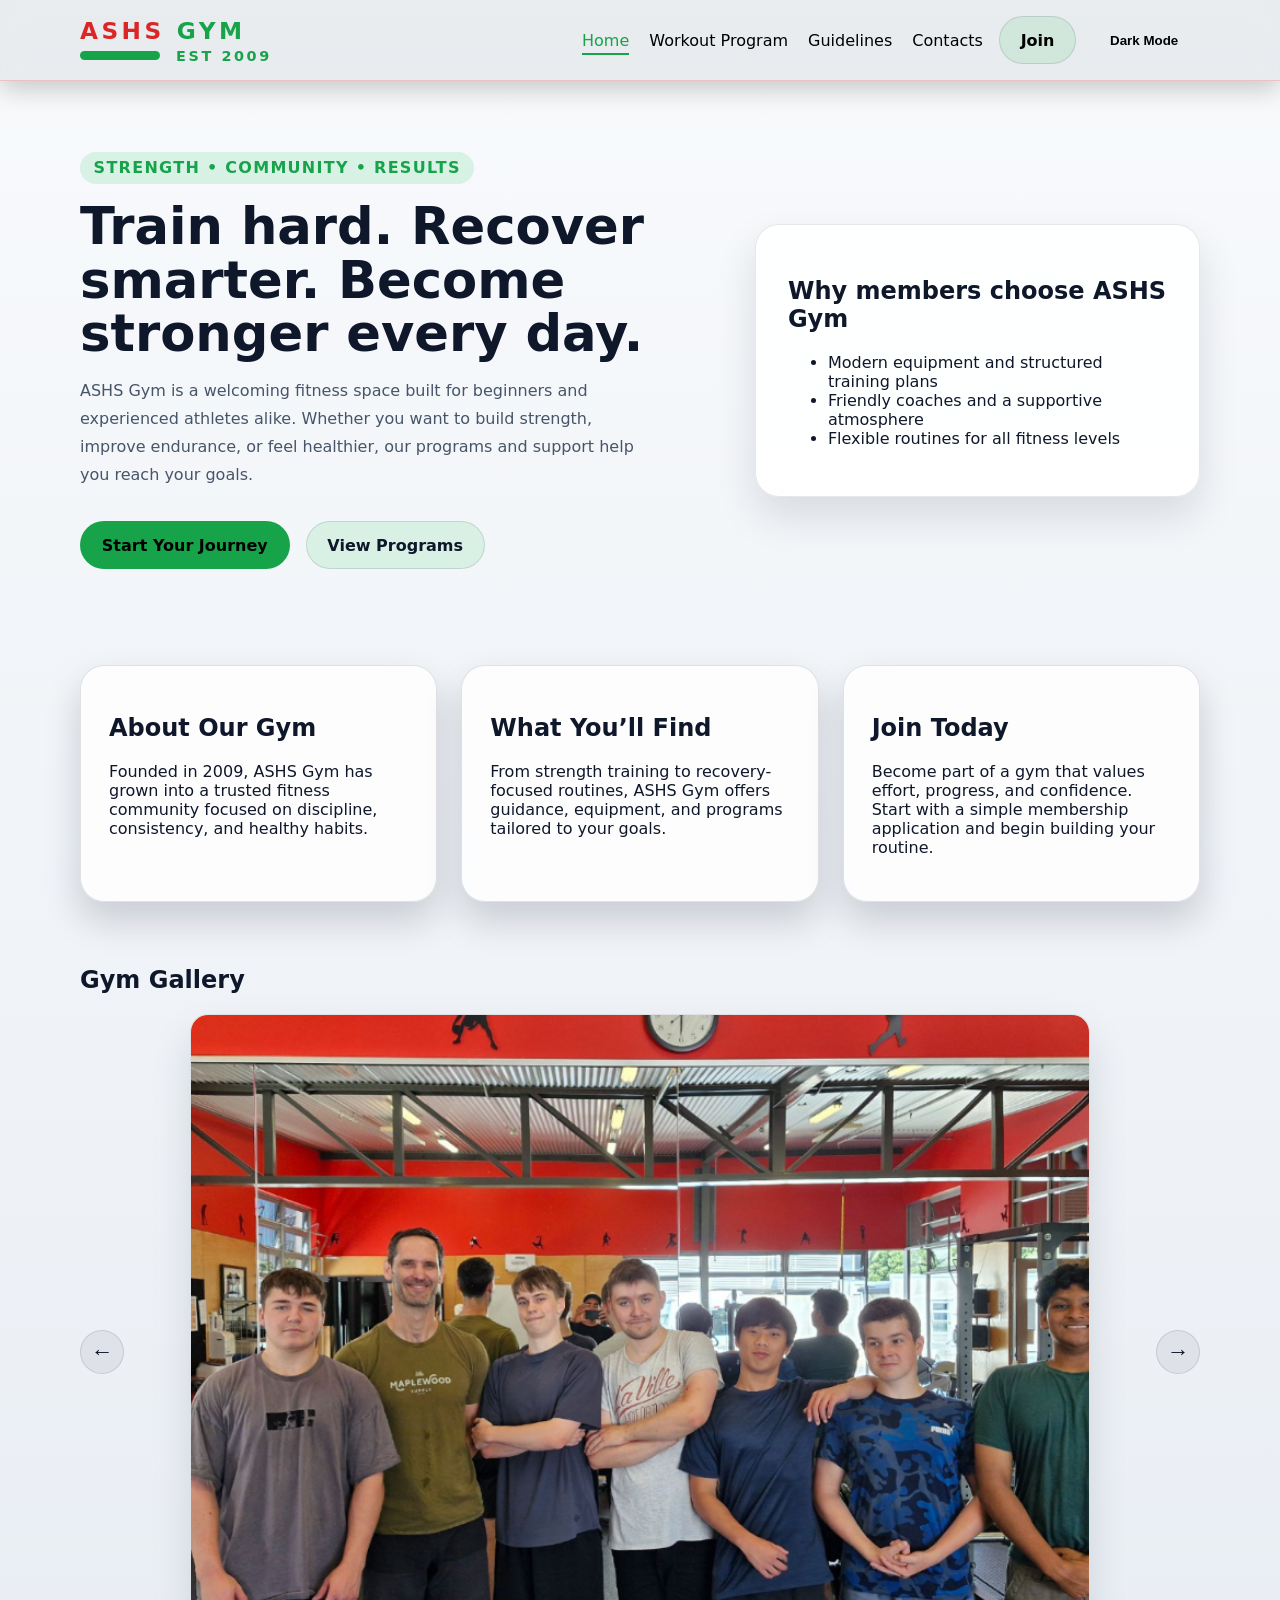
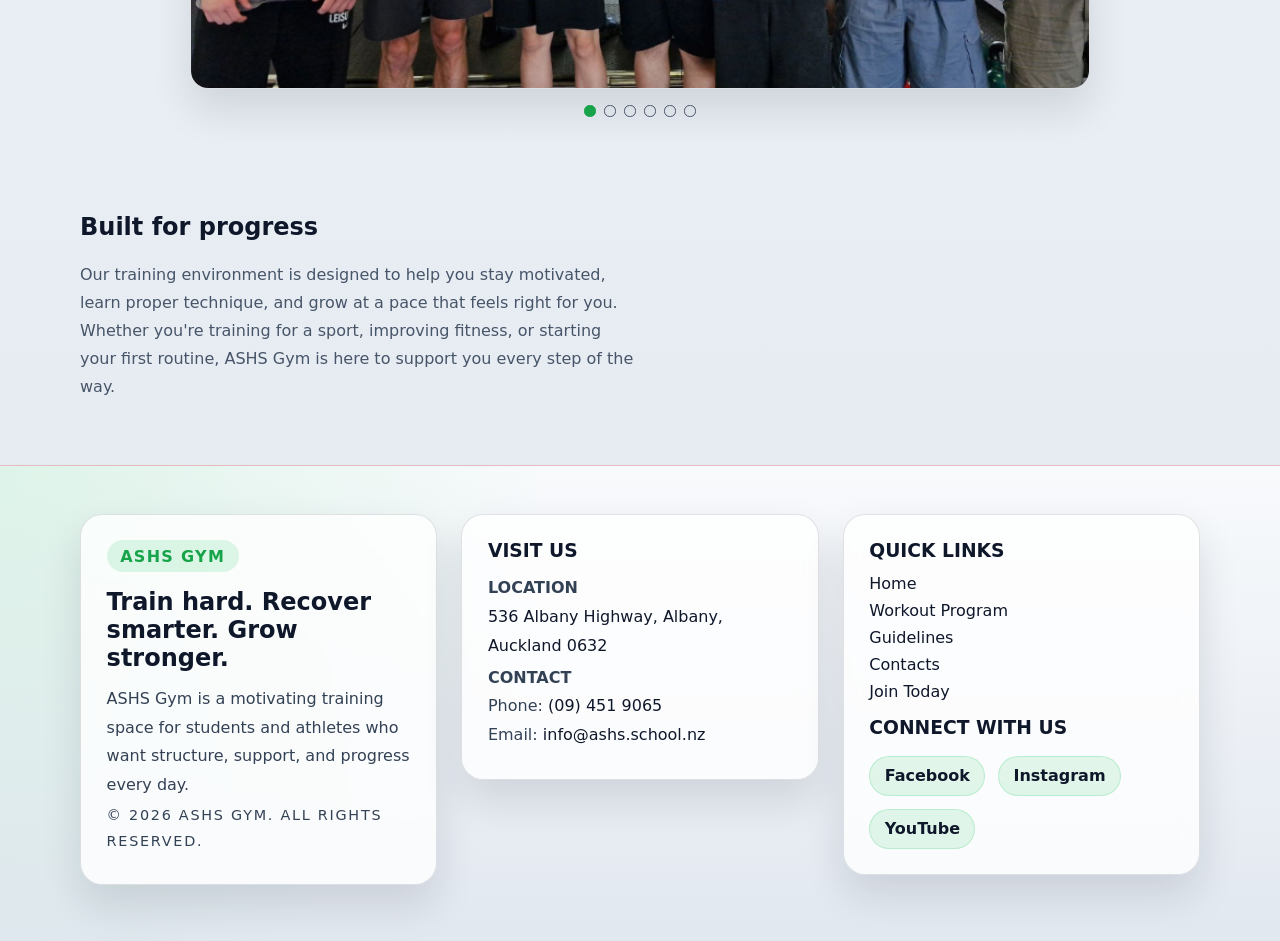
<file: index.html>
<!DOCTYPE html>
<html lang="en">
<head>
  <meta charset="UTF-8" />
  <meta name="viewport" content="width=device-width, initial-scale=1.0" />
  <title>ASHS Gym | Home</title>
  <link rel="stylesheet" href="styles.css" />
</head>
<body>
  <!-- Header component: displays the gym brand and links to the other pages. -->
  <header class="site-header">
    <div class="container header-inner">
      <a class="brand" href="index.html">
        <div class="brand-main"><span class="brand-red">ASHS</span><span class="brand-green">GYM</span></div>
        <div class="brand-subrow"><span class="brand-line"></span><span class="brand-sub">EST 2009</span></div>
      </a>
      <nav class="site-nav">
        <a href="index.html" class="active">Home</a>
        <a href="workout-program.html">Workout Program</a>
        <a href="guidelines.html">Guidelines</a>
        <a href="contacts.html">Contacts</a>
        <a class="button button-secondary" href="join.html">Join</a>
        <button id="themeToggle" class="button button-outline" aria-label="Toggle theme">Light Mode</button>
      </nav>
    </div>
  </header>

  <!-- Main component: contains the unique content for the home page. -->
  <main>
    <!-- Hero component: introduces the gym and provides the main actions. -->
    <section class="hero">
      <div class="container hero-grid">
        <div>
          <div class="eyebrow">Strength • Community • Results</div>
          <h1>Train hard. Recover smarter. Become stronger every day.</h1>
          <p>ASHS Gym is a welcoming fitness space built for beginners and experienced athletes alike. Whether you want to build strength, improve endurance, or feel healthier, our programs and support help you reach your goals.</p>
          <div class="hero-actions">
            <a class="button button-primary" href="join.html">Start Your Journey</a>
            <a class="button button-outline" href="workout-program.html">View Programs</a>
          </div>
        </div>

        <div class="hero-panel">
          <h2>Why members choose ASHS Gym</h2>
          <ul>
            <li>Modern equipment and structured training plans</li>
            <li>Friendly coaches and a supportive atmosphere</li>
            <li>Flexible routines for all fitness levels</li>
          </ul>
        </div>
      </div>
    </section>

    <!-- Information cards: summarise what members can expect from the gym. -->
    <section class="info-section">
      <div class="container info-grid">
        <article class="info-card">
          <h2>About Our Gym</h2>
          <p>Founded in 2009, ASHS Gym has grown into a trusted fitness community focused on discipline, consistency, and healthy habits.</p>
        </article>
        <article class="info-card">
          <h2>What You’ll Find</h2>
          <p>From strength training to recovery-focused routines, ASHS Gym offers guidance, equipment, and programs tailored to your goals.</p>
        </article>
        <article class="info-card">
          <h2>Join Today</h2>
          <p>Become part of a gym that values effort, progress, and confidence. Start with a simple membership application and begin building your routine.</p>
        </article>
      </div>
    </section>

    <!-- Gym gallery component: displays photos from ASHS Gym activities. -->
    <section class="prizegiving-section">
      <div class="container">
        <h2>Gym Gallery</h2>
        <div class="gallery-carousel" aria-label="ASHS Gym photo gallery">
          <button class="gallery-control gallery-previous" type="button" aria-label="Previous gallery image">&#8592;</button>
          <div class="prizegiving-gallery">
            <figure class="gallery-slide active-slide">
            <img class="prizegiving-image" src="images/Screenshot 2026-09-04 144256.png" alt="ASHS Gym activity" />
            </figure>
            <figure class="gallery-slide">
            <img class="prizegiving-image" src="images/Screenshot 2026-09-04 145550.png" alt="ASHS Gym activity" />
            </figure>
            <figure class="gallery-slide">
            <img class="prizegiving-image" src="images/Screenshot 2026-09-04 145555.png" alt="ASHS Gym activity" />
            </figure>
            <figure class="gallery-slide">
            <img class="prizegiving-image" src="images/Screenshot 2026-09-04 145600.png" alt="ASHS Gym activity" />
            </figure>
            <figure class="gallery-slide">
            <img class="prizegiving-image" src="images/Screenshot 2026-09-04 145605.png" alt="ASHS Gym activity" />
            </figure>
            <figure class="gallery-slide">
            <img class="prizegiving-image" src="images/Screenshot 2026-09-04 145610.png" alt="ASHS Gym activity" />
            </figure>
          </div>
          <button class="gallery-control gallery-next" type="button" aria-label="Next gallery image">&#8594;</button>
          <div class="gallery-dots" aria-label="Choose a gallery image"></div>
        </div>
      </div>
    </section>

    <!-- Progress section: explains the gym's overall training approach. -->
    <section class="content-page">
      <div class="container">
        <h2>Built for progress</h2>
        <p>Our training environment is designed to help you stay motivated, learn proper technique, and grow at a pace that feels right for you. Whether you're training for a sport, improving fitness, or starting your first routine, ASHS Gym is here to support you every step of the way.</p>
      </div>
    </section>
  </main>

  <!-- Footer component: provides contact details, social links, and navigation. -->
  <footer class="site-footer">
    <div class="container footer-grid">
      <div class="footer-card">
        <div class="eyebrow">ASHS GYM</div>
        <h2>Train hard. Recover smarter. Grow stronger.</h2>
        <p>ASHS Gym is a motivating training space for students and athletes who want structure, support, and progress every day.</p>
        <p class="copyright">© 2026 ASHS GYM. ALL RIGHTS RESERVED.</p>
      </div>

      <div class="footer-card">
        <h3>VISIT US</h3>
        <p><strong>LOCATION</strong><br><a href="https://goo.gl/maps/BUhARejcV5fjpgMNA" target="_blank" rel="noopener noreferrer">536 Albany Highway, Albany, Auckland 0632</a></p>
        <p><strong>CONTACT</strong><br>Phone: <a href="tel:094519065">(09) 451 9065</a><br>Email: <a href="mailto:info@ashs.school.nz">info@ashs.school.nz</a></p>
      </div>

      <div class="footer-card">
        <h3>QUICK LINKS</h3>
        <ul class="footer-links">
          <li><a href="index.html">Home</a></li>
          <li><a href="workout-program.html">Workout Program</a></li>
          <li><a href="guidelines.html">Guidelines</a></li>
          <li><a href="contacts.html">Contacts</a></li>
          <li><a href="join.html">Join Today</a></li>
        </ul>
        <h3>CONNECT WITH US</h3>
        <div class="footer-social">
          <a href="https://www.facebook.com/ashssports/" target="_blank" rel="noopener noreferrer">Facebook</a>
          <a href="https://www.instagram.com/ashs_sports/" target="_blank" rel="noopener noreferrer">Instagram</a>
          <a href="https://www.youtube.com/@ASHS_GymClub" target="_blank" rel="noopener noreferrer">YouTube</a>
        </div>
      </div>
    </div>
  </footer>

  <script src="script.js"></script>
</body>
</html>
</file>
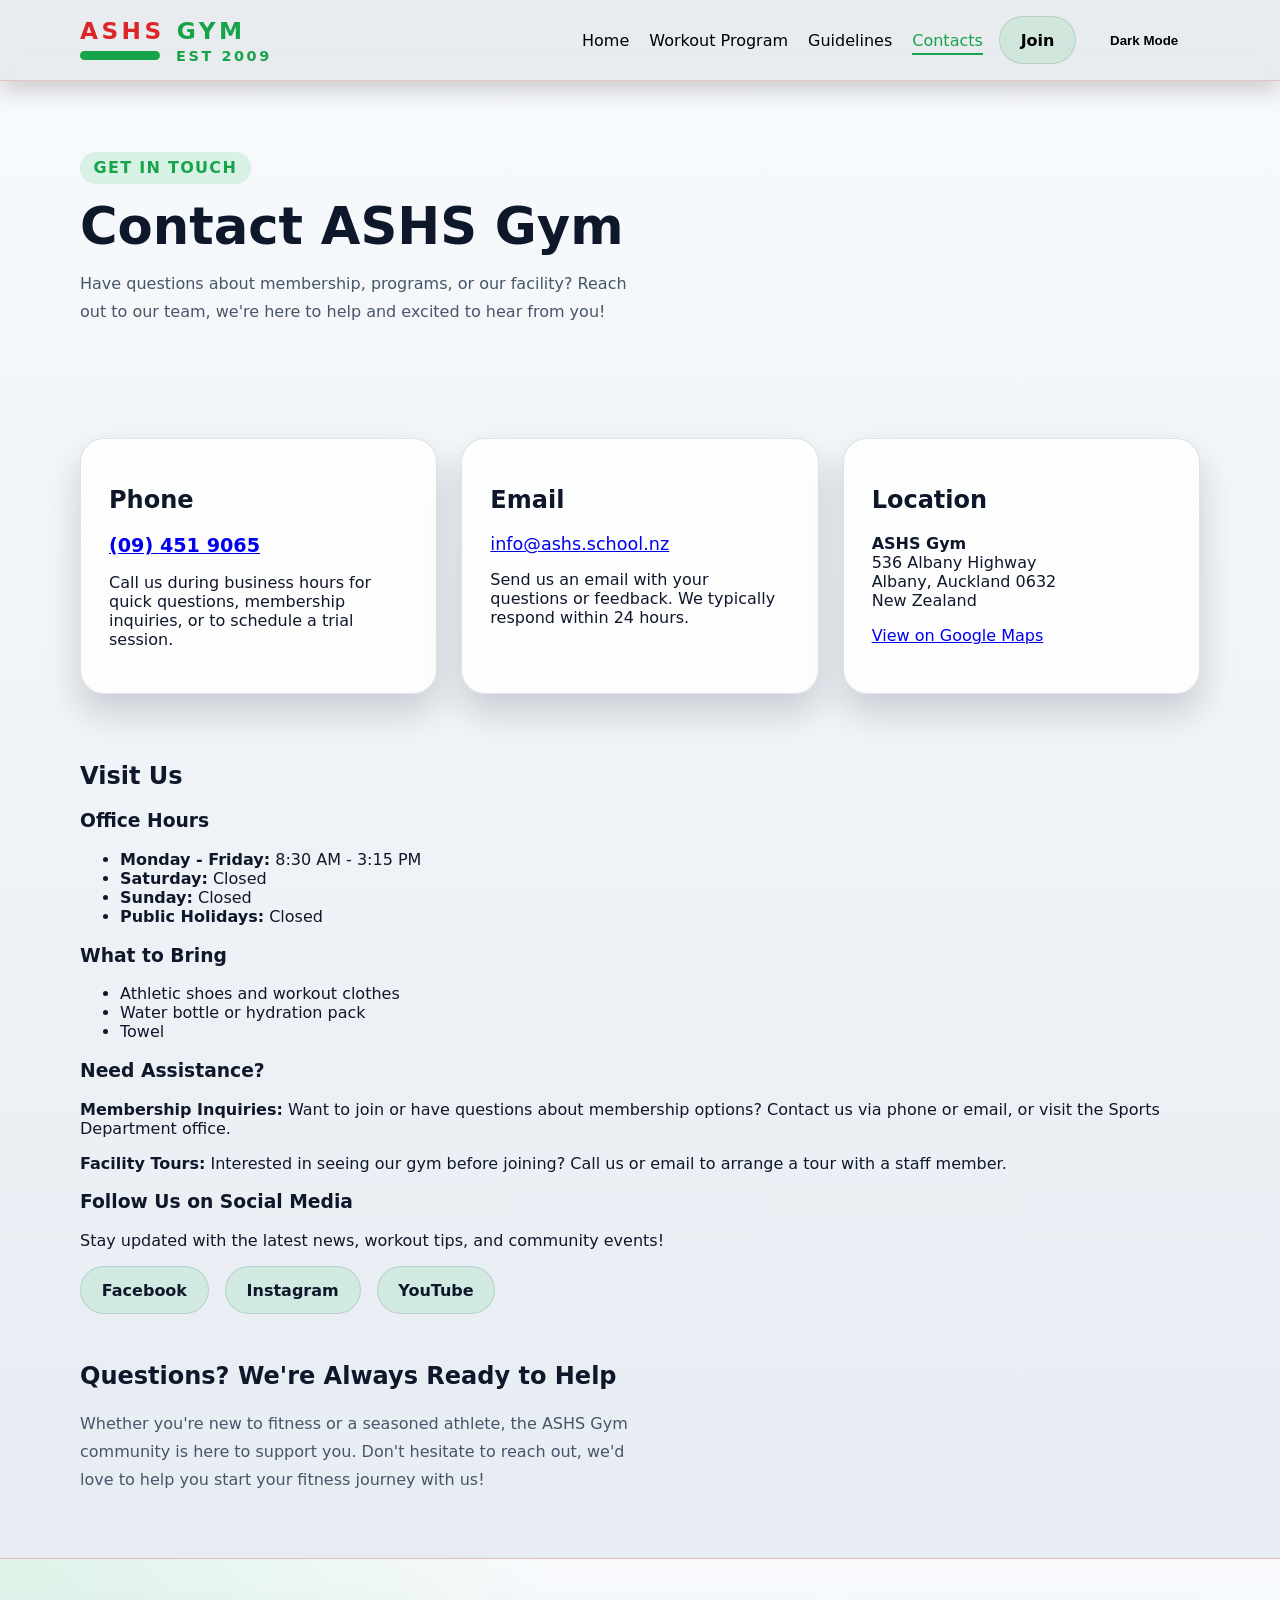
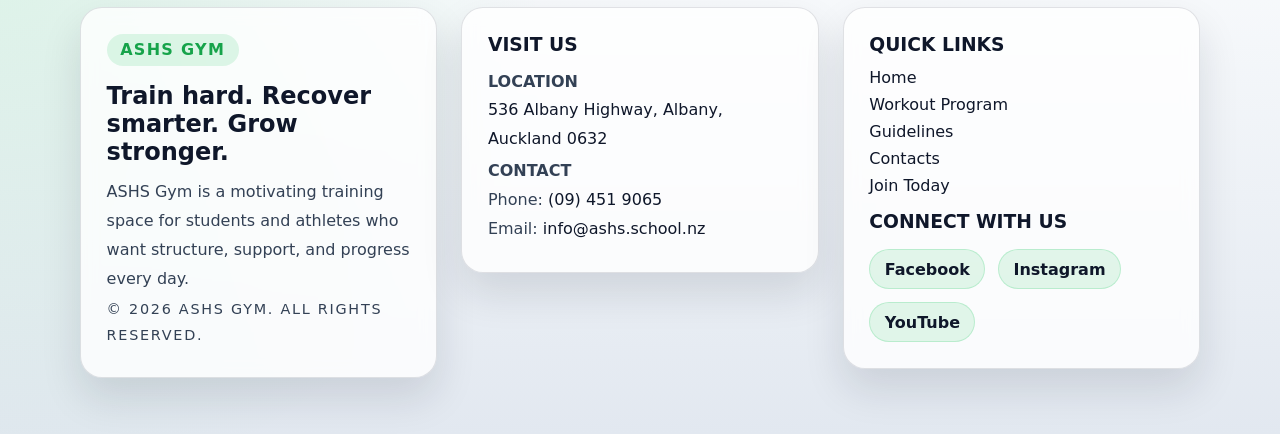
<file: contacts.html>
<!DOCTYPE html>
<html lang="en">
<head>
  <meta charset="UTF-8" />
  <meta name="viewport" content="width=device-width, initial-scale=1.0" />
  <title>ASHS Gym | Contacts</title>
  <link rel="stylesheet" href="styles.css" />
</head>
<body>
  <!-- Header component: displays the gym brand and links to the other pages. -->
  <header class="site-header">
    <div class="container header-inner">
      <a class="brand" href="index.html">
        <div class="brand-main"><span class="brand-red">ASHS</span><span class="brand-green">GYM</span></div>
        <div class="brand-subrow"><span class="brand-line"></span><span class="brand-sub">EST 2009</span></div>
      </a>
      <nav class="site-nav">
        <a href="index.html">Home</a>
        <a href="workout-program.html">Workout Program</a>
        <a href="guidelines.html">Guidelines</a>
        <a href="contacts.html" class="active">Contacts</a>
        <a class="button button-secondary" href="join.html">Join</a>
        <button id="themeToggle" class="button button-outline" aria-label="Toggle theme">Light Mode</button>
      </nav>
    </div>
  </header>

  <!-- Main component: contains the gym's contact and visitor information. -->
  <main>
    <!-- Hero component: introduces the contact page. -->
    <section class="hero">
      <div class="container hero-grid">
        <div>
          <div class="eyebrow">Get in Touch</div>
          <h1>Contact ASHS Gym</h1>
          <p>Have questions about membership, programs, or our facility? Reach out to our team, we're here to help and excited to hear from you!</p>
        </div>
      </div>
    </section>

    <!-- Contact cards: show the phone number, email address, and location. -->
    <section class="info-section">
      <div class="container info-grid">
        <article class="info-card">
          <h2>Phone</h2>
          <p><a href="tel:094519065" style="font-size: 1.2em; font-weight: bold;">(09) 451 9065</a></p>
          <p>Call us during business hours for quick questions, membership inquiries, or to schedule a trial session.</p>
        </article>
        <article class="info-card">
          <h2>Email</h2>
          <p><a href="mailto:info@ashs.school.nz" style="font-size: 1.1em;">info@ashs.school.nz</a></p>
          <p>Send us an email with your questions or feedback. We typically respond within 24 hours.</p>
        </article>
        <article class="info-card">
          <h2>Location</h2>
          <p><strong>ASHS Gym</strong><br>536 Albany Highway<br>Albany, Auckland 0632<br>New Zealand</p>
          <p><a href="https://goo.gl/maps/BUhARejcV5fjpgMNA" target="_blank" rel="noopener noreferrer" style="text-decoration: underline;">View on Google Maps</a></p>
        </article>
      </div>
    </section>

    <!-- Visitor details: explains opening hours, what to bring, and assistance. -->
    <section class="guidelines-detailed">
      <div class="container">
        <h2>Visit Us</h2>

        <div class="guidelines-section">
          <h3>Office Hours</h3>
          <ul>
            <li><strong>Monday - Friday:</strong> 8:30 AM - 3:15 PM</li>
            <li><strong>Saturday:</strong> Closed</li>
            <li><strong>Sunday:</strong> Closed</li>
            <li><strong>Public Holidays:</strong> Closed</li>
          </ul>
        </div>

        <div class="guidelines-section">
          <h3>What to Bring</h3>
          <ul>
            <li>Athletic shoes and workout clothes</li>
            <li>Water bottle or hydration pack</li>
            <li>Towel</li>
          </ul>
        </div>

        <div class="guidelines-section">
          <h3>Need Assistance?</h3>
          <p><strong>Membership Inquiries:</strong> Want to join or have questions about membership options? Contact us via phone or email, or visit the Sports Department office.</p>
          <p><strong>Facility Tours:</strong> Interested in seeing our gym before joining? Call us or email to arrange a tour with a staff member.</p>
        </div>

        <div class="guidelines-section">
          <h3>Follow Us on Social Media</h3>
          <p>Stay updated with the latest news, workout tips, and community events!</p>
          <div style="display: flex; gap: 1rem; margin-top: 1rem;">
            <a href="https://www.facebook.com/ashssports/" target="_blank" rel="noopener noreferrer" class="button button-outline">Facebook</a>
            <a href="https://www.instagram.com/ashs_sports/" target="_blank" rel="noopener noreferrer" class="button button-outline">Instagram</a>
            <a href="https://www.youtube.com/@ASHS_GymClub" target="_blank" rel="noopener noreferrer" class="button button-outline">YouTube</a>
          </div>
        </div>
      </div>
    </section>

    <section class="content-page">
      <div class="container">
        <h2>Questions? We're Always Ready to Help</h2>
        <p>Whether you're new to fitness or a seasoned athlete, the ASHS Gym community is here to support you. Don't hesitate to reach out, we'd love to help you start your fitness journey with us!</p>
      </div>
    </section>
  </main>

  <script src="script.js"></script>
  <!-- Footer component: provides contact details, social links, and navigation. -->
  <footer class="site-footer">
    <div class="container footer-grid">
      <div class="footer-card">
        <div class="eyebrow">ASHS GYM</div>
        <h2>Train hard. Recover smarter. Grow stronger.</h2>
        <p>ASHS Gym is a motivating training space for students and athletes who want structure, support, and progress every day.</p>
        <p class="copyright">© 2026 ASHS GYM. ALL RIGHTS RESERVED.</p>
      </div>

      <div class="footer-card">
        <h3>VISIT US</h3>
        <p><strong>LOCATION</strong><br><a href="https://goo.gl/maps/BUhARejcV5fjpgMNA" target="_blank" rel="noopener noreferrer">536 Albany Highway, Albany, Auckland 0632</a></p>
        <p><strong>CONTACT</strong><br>Phone: <a href="tel:094519065">(09) 451 9065</a><br>Email: <a href="mailto:info@ashs.school.nz">info@ashs.school.nz</a></p>
      </div>

      <div class="footer-card">
        <h3>QUICK LINKS</h3>
        <ul class="footer-links">
          <li><a href="index.html">Home</a></li>
          <li><a href="workout-program.html">Workout Program</a></li>
          <li><a href="guidelines.html">Guidelines</a></li>
          <li><a href="contacts.html">Contacts</a></li>
          <li><a href="join.html">Join Today</a></li>
        </ul>
        <h3>CONNECT WITH US</h3>
        <div class="footer-social">
          <a href="https://www.facebook.com/ashssports/" target="_blank" rel="noopener noreferrer">Facebook</a>
          <a href="https://www.instagram.com/ashs_sports/" target="_blank" rel="noopener noreferrer">Instagram</a>
          <a href="https://www.youtube.com/@ASHS_GymClub" target="_blank" rel="noopener noreferrer">YouTube</a>
        </div>
      </div>
    </div>
  </footer>
</body>
</html>
</file>
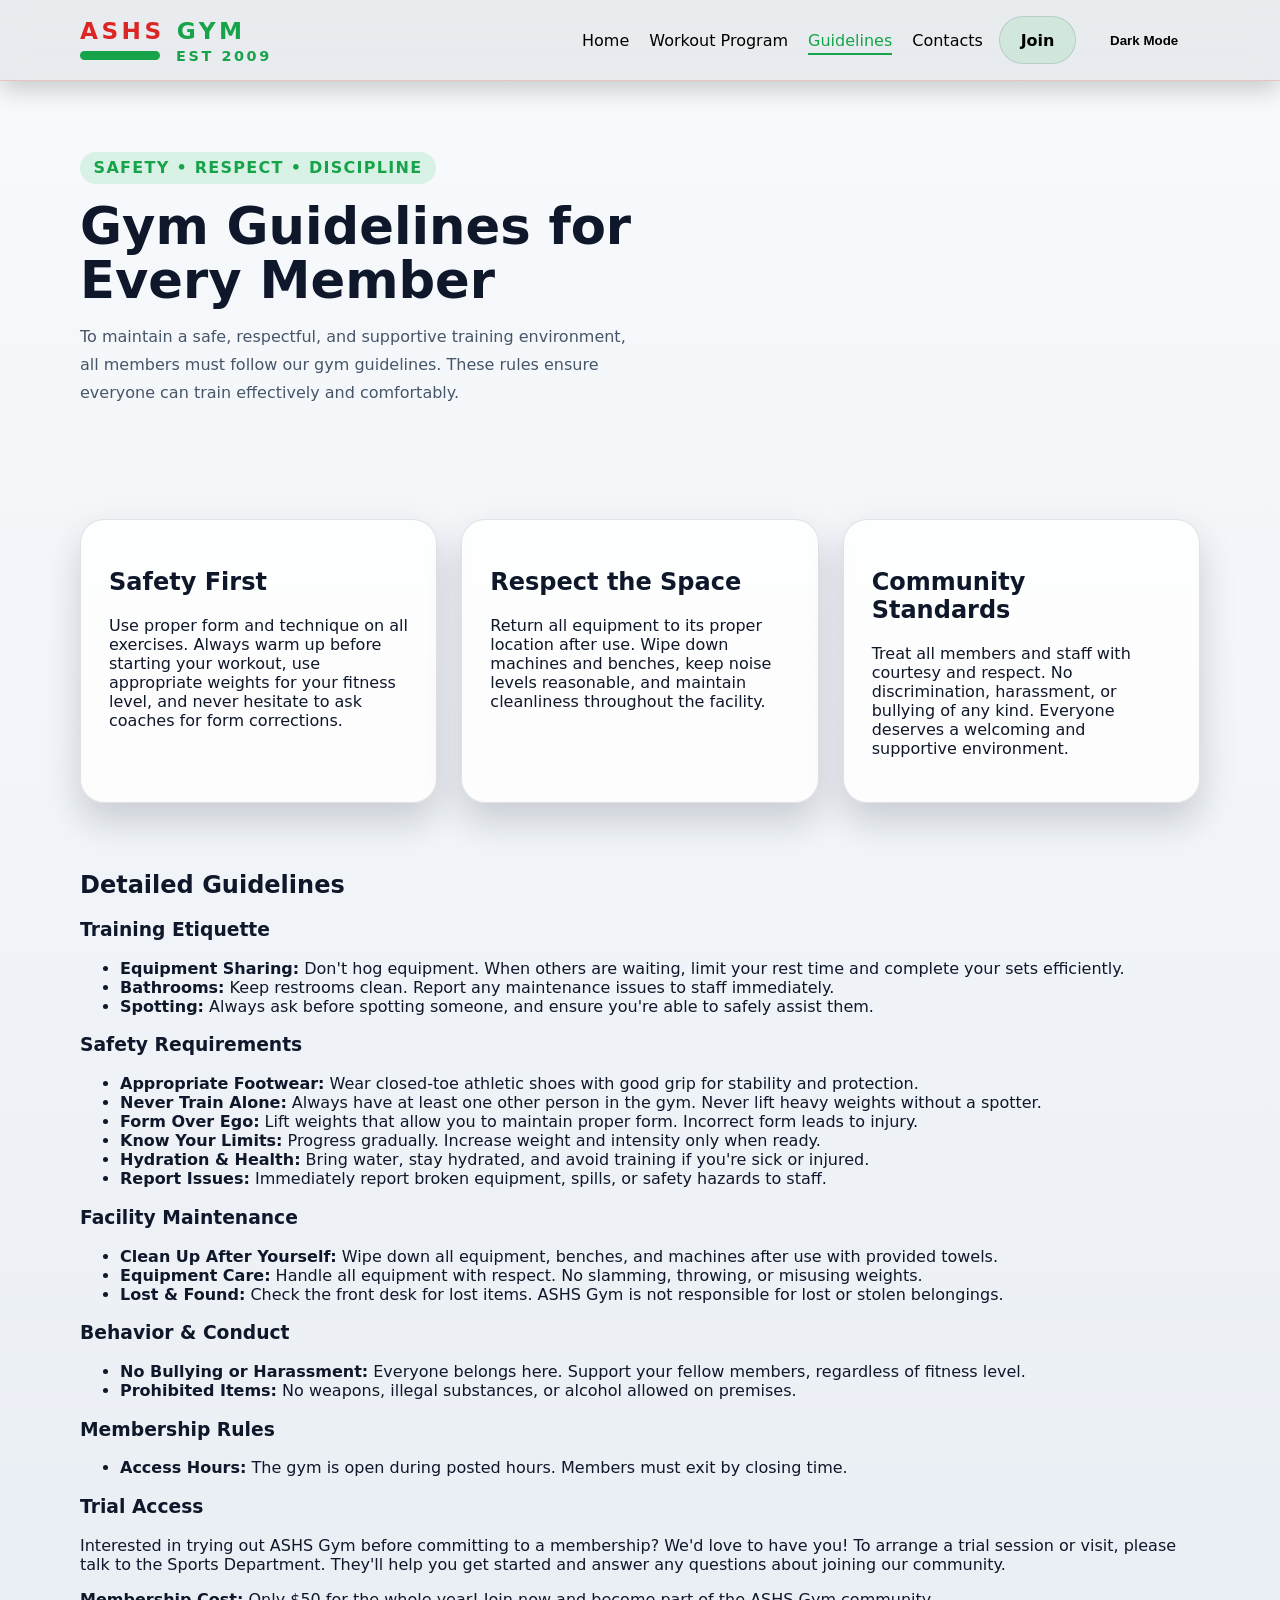
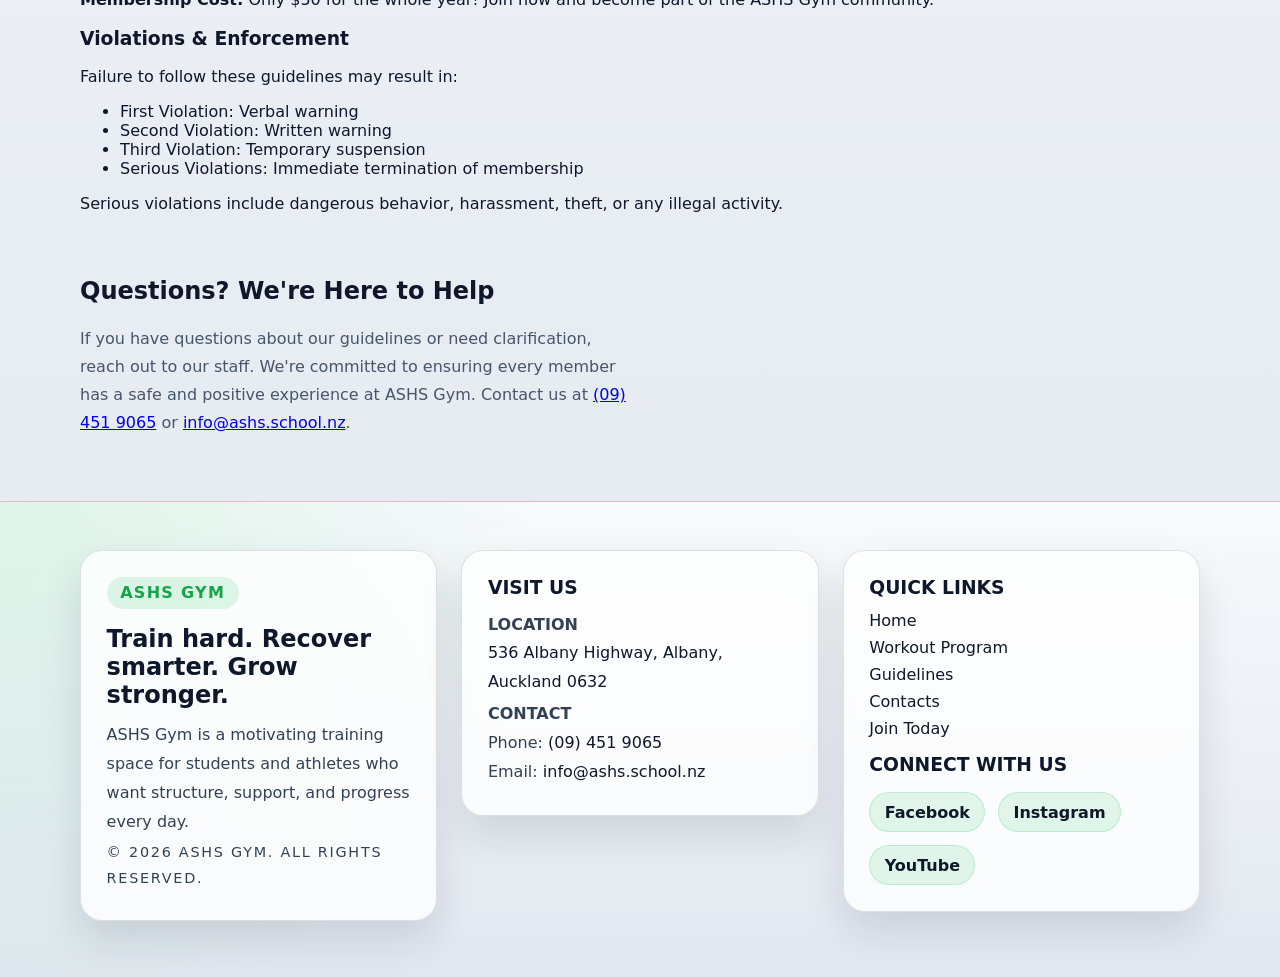
<file: guidelines.html>
<!DOCTYPE html>
<html lang="en">
<head>
  <meta charset="UTF-8" />
  <meta name="viewport" content="width=device-width, initial-scale=1.0" />
  <title>ASHS Gym | Guidelines</title>
  <link rel="stylesheet" href="styles.css" />
</head>
<body>
  <!-- Header component: displays the gym brand and links to the other pages. -->
  <header class="site-header">
    <div class="container header-inner">
      <a class="brand" href="index.html">
        <div class="brand-main"><span class="brand-red">ASHS</span><span class="brand-green">GYM</span></div>
        <div class="brand-subrow"><span class="brand-line"></span><span class="brand-sub">EST 2009</span></div>
      </a>
      <nav class="site-nav">
        <a href="index.html">Home</a>
        <a href="workout-program.html">Workout Program</a>
        <a href="guidelines.html" class="active">Guidelines</a>
        <a href="contacts.html">Contacts</a>
        <a class="button button-secondary" href="join.html">Join</a>
        <button id="themeToggle" class="button button-outline" aria-label="Toggle theme">Light Mode</button>
      </nav>
    </div>
  </header>

  <!-- Main component: contains the rules and safety information for members. -->
  <main>
    <!-- Hero component: introduces the purpose of the gym guidelines. -->
    <section class="hero">
      <div class="container hero-grid">
        <div>
          <div class="eyebrow">Safety • Respect • Discipline</div>
          <h1>Gym Guidelines for Every Member</h1>
          <p>To maintain a safe, respectful, and supportive training environment, all members must follow our gym guidelines. These rules ensure everyone can train effectively and comfortably.</p>
        </div>
      </div>
    </section>

    <!-- Summary cards: present the three most important guideline groups. -->
    <section class="info-section">
      <div class="container info-grid">
        <article class="info-card">
          <h2>Safety First</h2>
          <p>Use proper form and technique on all exercises. Always warm up before starting your workout, use appropriate weights for your fitness level, and never hesitate to ask coaches for form corrections.</p>
        </article>
        <article class="info-card">
          <h2>Respect the Space</h2>
          <p>Return all equipment to its proper location after use. Wipe down machines and benches, keep noise levels reasonable, and maintain cleanliness throughout the facility.</p>
        </article>
        <article class="info-card">
          <h2>Community Standards</h2>
          <p>Treat all members and staff with courtesy and respect. No discrimination, harassment, or bullying of any kind. Everyone deserves a welcoming and supportive environment.</p>
        </article>
      </div>
    </section>

    <!-- Detailed guidelines: lists the rules members should follow. -->
    <section class="guidelines-detailed">
      <div class="container">
        <h2>Detailed Guidelines</h2>

        <div class="guidelines-section">
          <h3>Training Etiquette</h3>
          <ul>
            <li><strong>Equipment Sharing:</strong> Don't hog equipment. When others are waiting, limit your rest time and complete your sets efficiently.</li>
            <li><strong>Bathrooms:</strong> Keep restrooms clean. Report any maintenance issues to staff immediately.</li>
            <li><strong>Spotting:</strong> Always ask before spotting someone, and ensure you're able to safely assist them.</li>
          </ul>
        </div>

        <div class="guidelines-section">
          <h3>Safety Requirements</h3>
          <ul>
            <li><strong>Appropriate Footwear:</strong> Wear closed-toe athletic shoes with good grip for stability and protection.</li>
            <li><strong>Never Train Alone:</strong> Always have at least one other person in the gym. Never lift heavy weights without a spotter.</li>
            <li><strong>Form Over Ego:</strong> Lift weights that allow you to maintain proper form. Incorrect form leads to injury.</li>
            <li><strong>Know Your Limits:</strong> Progress gradually. Increase weight and intensity only when ready.</li>
            <li><strong>Hydration & Health:</strong> Bring water, stay hydrated, and avoid training if you're sick or injured.</li>
            <li><strong>Report Issues:</strong> Immediately report broken equipment, spills, or safety hazards to staff.</li>
          </ul>
        </div>

        <div class="guidelines-section">
          <h3>Facility Maintenance</h3>
          <ul>
            <li><strong>Clean Up After Yourself:</strong> Wipe down all equipment, benches, and machines after use with provided towels.</li>
            <li><strong>Equipment Care:</strong> Handle all equipment with respect. No slamming, throwing, or misusing weights.</li>
            <li><strong>Lost & Found:</strong> Check the front desk for lost items. ASHS Gym is not responsible for lost or stolen belongings.</li>
          </ul>
        </div>

        <div class="guidelines-section">
          <h3>Behavior & Conduct</h3>
          <ul>
            <li><strong>No Bullying or Harassment:</strong> Everyone belongs here. Support your fellow members, regardless of fitness level.</li>
            <li><strong>Prohibited Items:</strong> No weapons, illegal substances, or alcohol allowed on premises.</li>
          </ul>
        </div>

        <div class="guidelines-section">
          <h3>Membership Rules</h3>
          <ul>
            <li><strong>Access Hours:</strong> The gym is open during posted hours. Members must exit by closing time.</li>
          </ul>
        </div>

        <div class="guidelines-section">
          <h3>Trial Access</h3>
          <p>Interested in trying out ASHS Gym before committing to a membership? We'd love to have you! To arrange a trial session or visit, please talk to the Sports Department. They'll help you get started and answer any questions about joining our community.</p>
          <p><strong>Membership Cost:</strong> Only $50 for the whole year! Join now and become part of the ASHS Gym community.</p>
        </div>

        <div class="guidelines-section">
          <h3>Violations & Enforcement</h3>
          <p>Failure to follow these guidelines may result in:</p>
          <ul>
            <li>First Violation: Verbal warning</li>
            <li>Second Violation: Written warning</li>
            <li>Third Violation: Temporary suspension</li>
            <li>Serious Violations: Immediate termination of membership</li>
          </ul>
          <p>Serious violations include dangerous behavior, harassment, theft, or any illegal activity.</p>
        </div>
      </div>
    </section>

    <section class="content-page">
      <div class="container">
        <h2>Questions? We're Here to Help</h2>
        <p>If you have questions about our guidelines or need clarification, reach out to our staff. We're committed to ensuring every member has a safe and positive experience at ASHS Gym. Contact us at <a href="tel:094519065">(09) 451 9065</a> or <a href="mailto:info@ashs.school.nz">info@ashs.school.nz</a>.</p>
      </div>
    </section>
  </main>

  <script src="script.js"></script>
  <!-- Footer component: provides contact details, social links, and navigation. -->
  <footer class="site-footer">
    <div class="container footer-grid">
      <div class="footer-card">
        <div class="eyebrow">ASHS GYM</div>
        <h2>Train hard. Recover smarter. Grow stronger.</h2>
        <p>ASHS Gym is a motivating training space for students and athletes who want structure, support, and progress every day.</p>
        <p class="copyright">© 2026 ASHS GYM. ALL RIGHTS RESERVED.</p>
      </div>

      <div class="footer-card">
        <h3>VISIT US</h3>
        <p><strong>LOCATION</strong><br><a href="https://goo.gl/maps/BUhARejcV5fjpgMNA" target="_blank" rel="noopener noreferrer">536 Albany Highway, Albany, Auckland 0632</a></p>
        <p><strong>CONTACT</strong><br>Phone: <a href="tel:094519065">(09) 451 9065</a><br>Email: <a href="mailto:info@ashs.school.nz">info@ashs.school.nz</a></p>
      </div>

      <div class="footer-card">
        <h3>QUICK LINKS</h3>
        <ul class="footer-links">
          <li><a href="index.html">Home</a></li>
          <li><a href="workout-program.html">Workout Program</a></li>
          <li><a href="guidelines.html">Guidelines</a></li>
          <li><a href="contacts.html">Contacts</a></li>
          <li><a href="join.html">Join Today</a></li>
        </ul>
        <h3>CONNECT WITH US</h3>
        <div class="footer-social">
          <a href="https://www.facebook.com/ashssports/" target="_blank" rel="noopener noreferrer">Facebook</a>
          <a href="https://www.instagram.com/ashs_sports/" target="_blank" rel="noopener noreferrer">Instagram</a>
          <a href="https://www.youtube.com/@ASHS_GymClub" target="_blank" rel="noopener noreferrer">YouTube</a>
        </div>
      </div>
    </div>
  </footer>
</body>
</html>
</file>
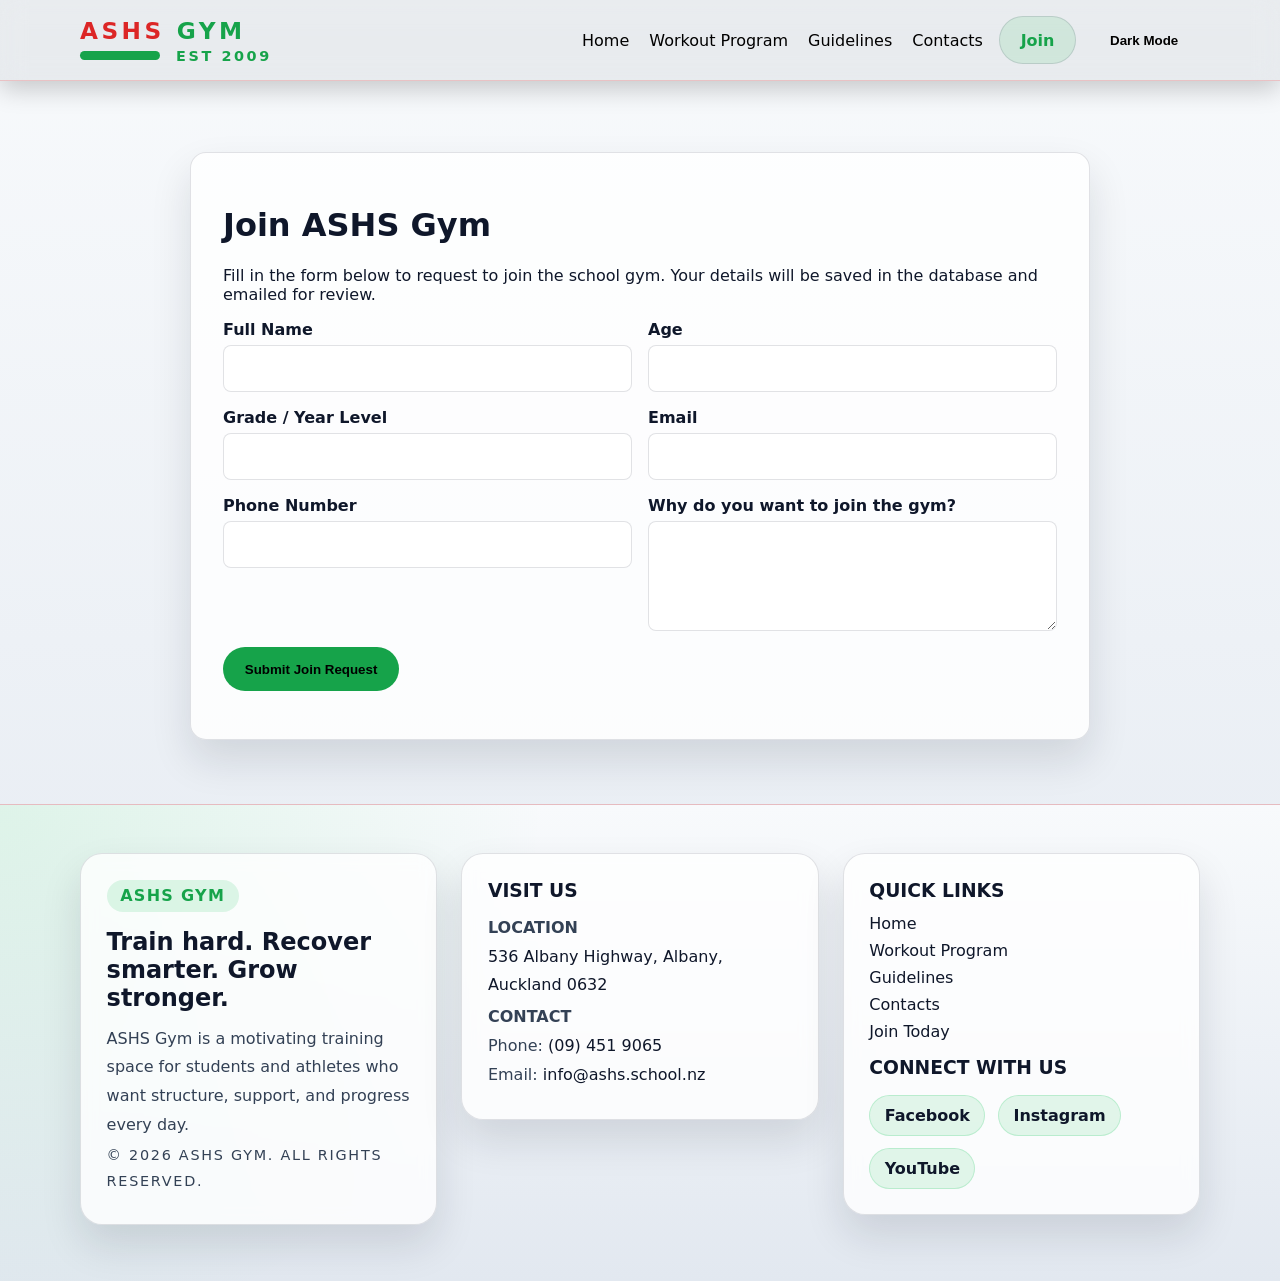
<file: join.html>
<!DOCTYPE html>
<html lang="en">
<head>
  <meta charset="UTF-8" />
  <meta name="viewport" content="width=device-width, initial-scale=1.0" />
  <title>ASHS Gym | Join</title>
  <link rel="stylesheet" href="styles.css" />
  <style>
    .join-page { padding: 4rem 0; }
    .join-card {
      background: var(--surface);
      border: 1px solid var(--border);
      border-radius: 16px;
      padding: 2rem;
      box-shadow: var(--shadow);
      max-width: 900px;
      margin: 0 auto;
    }
    .hidden { display: none; }
    .form-grid {
      display: grid;
      grid-template-columns: repeat(2, minmax(0, 1fr));
      gap: 1rem;
      margin-top: 1rem;
    }
    .form-grid label {
      display: flex;
      flex-direction: column;
      gap: 0.4rem;
      font-weight: 600;
    }
    .form-grid input,
    .form-grid select,
    .form-grid textarea {
      padding: 0.8rem;
      border: 1px solid var(--border);
      border-radius: 8px;
      font: inherit;
      background: var(--input-bg);
      color: var(--text);
    }
    .form-grid textarea { grid-column: 1 / -1; min-height: 110px; }
    .status-text { margin-top: 1rem; font-weight: 600; }
    @media (max-width: 768px) {
      .form-grid { grid-template-columns: 1fr; }
      .join-card { padding: 1.5rem; }
    }
  </style>
</head>
<body>
  <!-- Header component: displays the gym brand and links to the other pages. -->
  <header class="site-header">
    <div class="container header-inner">
      <a class="brand" href="index.html">
        <div class="brand-main"><span class="brand-red">ASHS</span><span class="brand-green">GYM</span></div>
        <div class="brand-subrow"><span class="brand-line"></span><span class="brand-sub">EST 2009</span></div>
      </a>
      <nav class="site-nav">
        <a href="index.html">Home</a>
        <a href="workout-program.html">Workout Program</a>
        <a href="guidelines.html">Guidelines</a>
        <a href="contacts.html">Contacts</a>
        <a class="button button-secondary active" href="join.html">Join</a>
        <button id="themeToggle" class="button button-outline" aria-label="Toggle theme">Light Mode</button>
      </nav>
    </div>
  </header>

  <!-- Main component: contains the membership application page. -->
  <main class="join-page">
    <div class="container">
      <div class="join-card">
        <h1>Join ASHS Gym</h1>
        <p>Fill in the form below to request to join the school gym. Your details will be saved in the database and emailed for review.</p>

        <!-- Join form component: collects details that are sent to the Flask server. -->
        <form id="joinForm" novalidate>
          <div class="form-grid">
            <label>
              Full Name
              <input type="text" name="full_name" required />
            </label>
            <label>
              Age
              <input type="number" name="age" min="10" max="100" required />
            </label>
            <label>
              Grade / Year Level
              <input type="text" name="grade" required />
            </label>
            <label>
              Email
              <input id="emailInput" type="email" name="email" required />
            </label>
            <label>
              Phone Number
              <input type="tel" name="phone" />
            </label>
            <label>
              Why do you want to join the gym?
              <textarea name="fitness_goals" required></textarea>
            </label>
          </div>
          <button type="submit" class="button button-primary" style="margin-top: 1rem;">Submit Join Request</button>
          <p id="formMessage" class="status-text"></p>
        </form>
      </div>
    </div>
  </main>

  <!-- Footer component: provides contact details, social links, and navigation. -->
  <footer class="site-footer">
    <div class="container footer-grid">
      <div class="footer-card">
        <div class="eyebrow">ASHS GYM</div>
        <h2>Train hard. Recover smarter. Grow stronger.</h2>
        <p>ASHS Gym is a motivating training space for students and athletes who want structure, support, and progress every day.</p>
        <p class="copyright">© 2026 ASHS GYM. ALL RIGHTS RESERVED.</p>
      </div>

      <div class="footer-card">
        <h3>VISIT US</h3>
        <p><strong>LOCATION</strong><br><a href="https://goo.gl/maps/BUhARejcV5fjpgMNA" target="_blank" rel="noopener noreferrer">536 Albany Highway, Albany, Auckland 0632</a></p>
        <p><strong>CONTACT</strong><br>Phone: <a href="tel:094519065">(09) 451 9065</a><br>Email: <a href="mailto:info@ashs.school.nz">info@ashs.school.nz</a></p>
      </div>

      <div class="footer-card">
        <h3>QUICK LINKS</h3>
        <ul class="footer-links">
          <li><a href="index.html">Home</a></li>
          <li><a href="workout-program.html">Workout Program</a></li>
          <li><a href="guidelines.html">Guidelines</a></li>
          <li><a href="contacts.html">Contacts</a></li>
          <li><a href="join.html">Join Today</a></li>
        </ul>
        <h3>CONNECT WITH US</h3>
        <div class="footer-social">
          <a href="https://www.facebook.com/ashssports/" target="_blank" rel="noopener noreferrer">Facebook</a>
          <a href="https://www.instagram.com/ashs_sports/" target="_blank" rel="noopener noreferrer">Instagram</a>
          <a href="https://www.youtube.com/@ASHS_GymClub" target="_blank" rel="noopener noreferrer">YouTube</a>
        </div>
      </div>
    </div>
  </footer>

  <script src="script.js"></script>
</body>
</html>
</file>
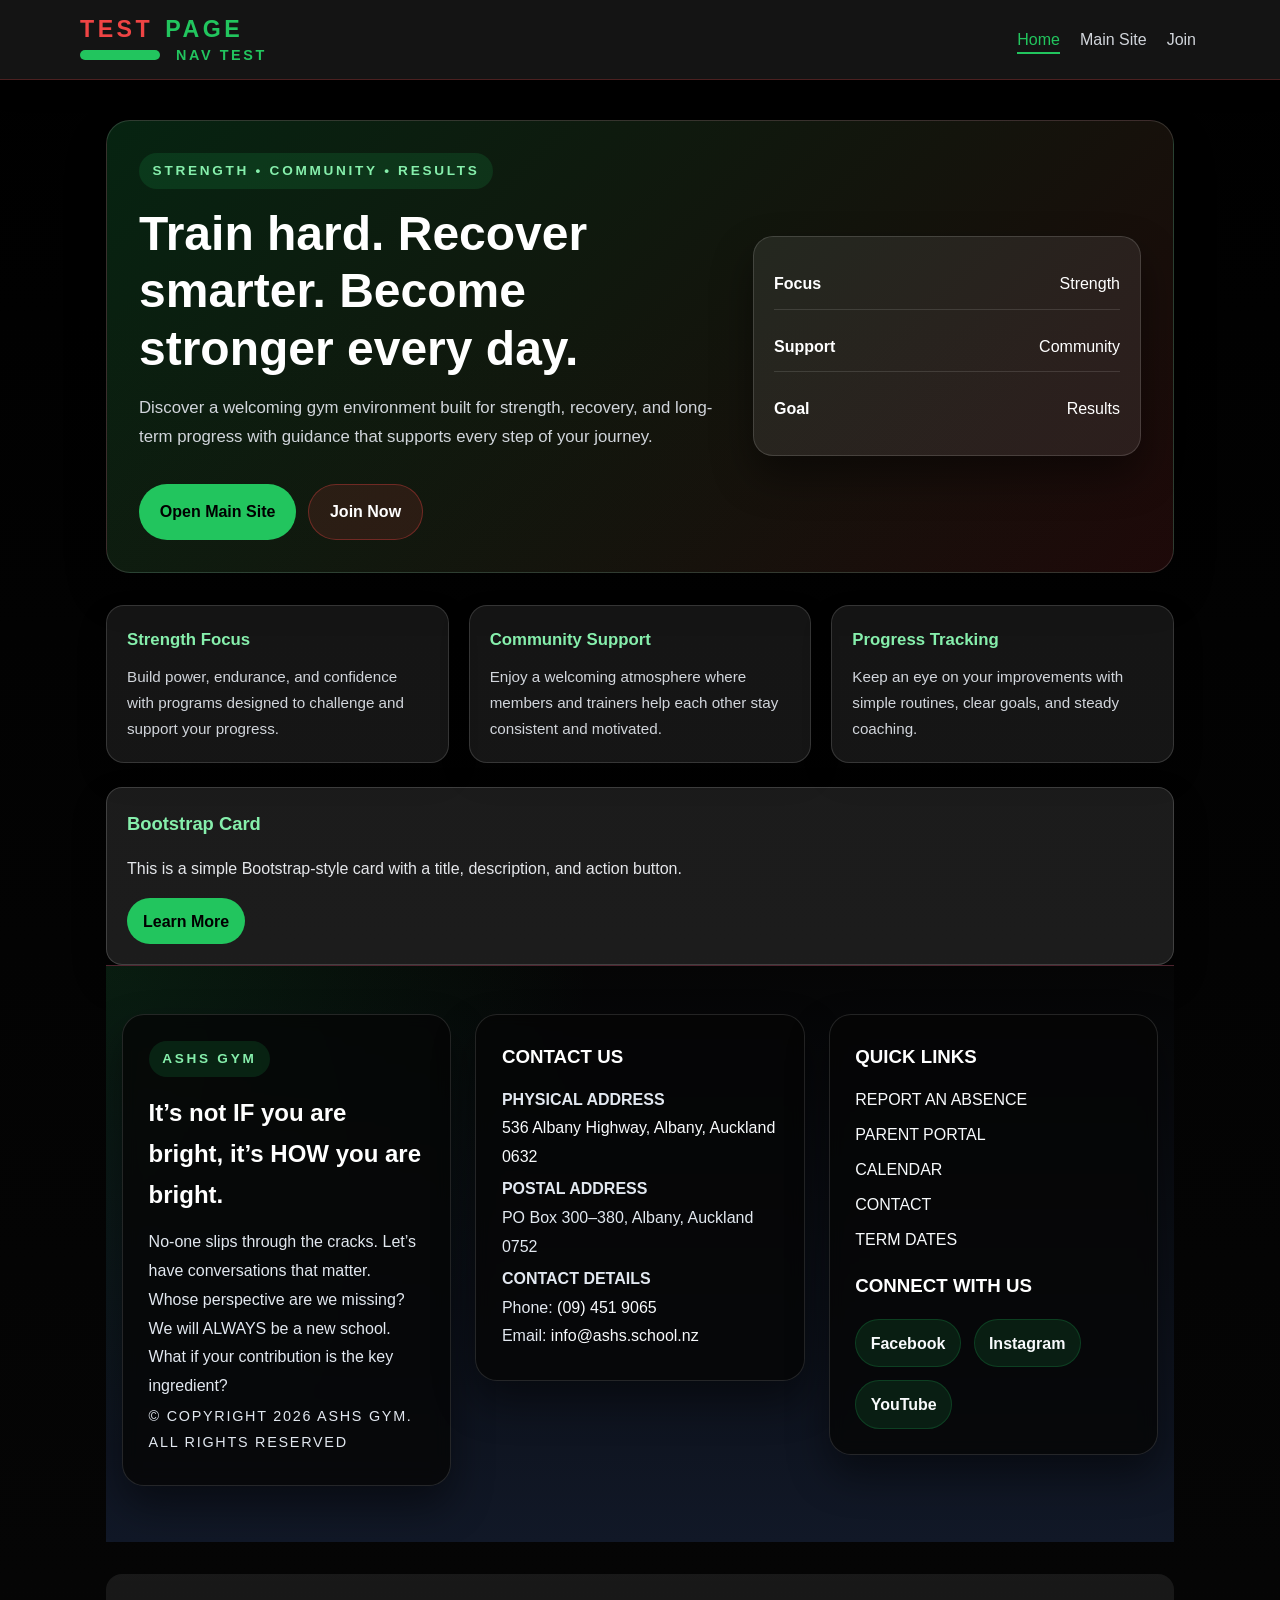
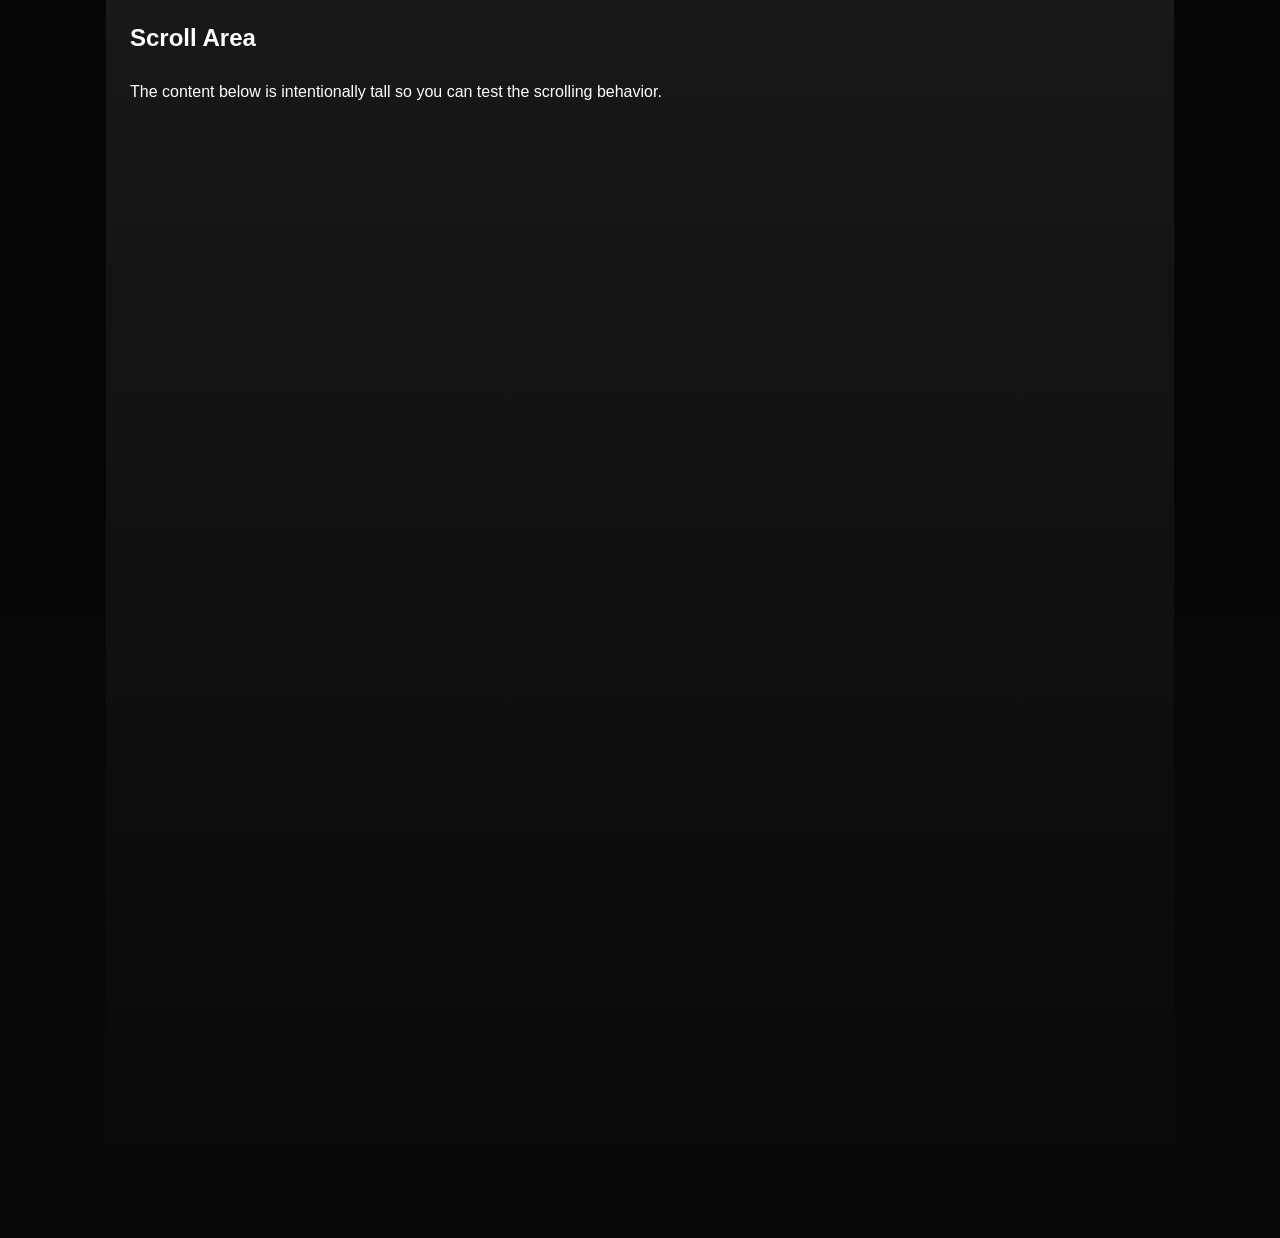
<file: test-index.html>
<!DOCTYPE html>
<html lang="en">
<head>
  <meta charset="UTF-8" />
  <meta name="viewport" content="width=device-width, initial-scale=1.0" />
  <title>Navbar Test Page</title>
  <link rel="stylesheet" href="styles.css" />
  <style>
    body {
      margin: 0;
      font-family: Arial, sans-serif;
      padding-top: 5.5rem;
    }

    .test-content {
      max-width: 1100px;
      margin: 0 auto;
      padding: 2rem 1rem 4rem;
      line-height: 1.7;
    }

    .hero-card {
      display: grid;
      grid-template-columns: 1.2fr 0.8fr;
      gap: 2rem;
      align-items: center;
      background: linear-gradient(135deg, rgba(34,197,94,0.18), rgba(239,68,68,0.12));
      border: 1px solid rgba(255,255,255,0.14);
      border-radius: 24px;
      padding: 2rem;
      box-shadow: 0 20px 40px rgba(0,0,0,0.25);
      margin-bottom: 2rem;
    }

    .hero-card h1 {
      font-size: clamp(2rem, 4vw, 3rem);
      margin: 0 0 1rem;
      line-height: 1.2;
    }

    .eyebrow {
      display: inline-block;
      margin-bottom: 1rem;
      font-size: 0.85rem;
      font-weight: 700;
      letter-spacing: 0.2em;
      text-transform: uppercase;
      color: #86efac;
    }

    .hero-card p {
      font-size: 1.05rem;
      color: #d1d5db;
      margin-bottom: 1.25rem;
    }

    .hero-actions {
      display: flex;
      flex-wrap: wrap;
      gap: 0.75rem;
    }

    .hero-btn {
      display: inline-flex;
      align-items: center;
      justify-content: center;
      padding: 0.85rem 1.3rem;
      border-radius: 999px;
      text-decoration: none;
      font-weight: 700;
      color: #000;
      background: #22c55e;
    }

    .hero-btn.secondary {
      background: rgba(239,68,68,0.12);
      color: #fff;
      border: 1px solid rgba(239,68,68,0.35);
    }

    .hero-panel {
      min-height: 220px;
      border-radius: 20px;
      background: rgba(255,255,255,0.08);
      border: 1px solid rgba(255,255,255,0.14);
      padding: 1.25rem;
      display: flex;
      flex-direction: column;
      justify-content: center;
      gap: 0.75rem;
    }

    .hero-panel .stat {
      display: flex;
      justify-content: space-between;
      align-items: center;
      padding: 0.7rem 0;
      border-bottom: 1px solid rgba(255,255,255,0.12);
    }

    .hero-panel .stat:last-child {
      border-bottom: none;
    }

    .card-grid {
      display: grid;
      grid-template-columns: repeat(3, minmax(0, 1fr));
      gap: 1.25rem;
      margin-top: 1.5rem;
    }

    .info-card {
      background: rgba(255,255,255,0.08);
      border: 1px solid rgba(255,255,255,0.14);
      border-radius: 18px;
      padding: 1.25rem;
      box-shadow: 0 14px 30px rgba(0,0,0,0.2);
    }

    .info-card h3 {
      margin: 0 0 0.6rem;
      color: #86efac;
      font-size: 1.05rem;
    }

    .info-card p {
      margin: 0;
      color: #d1d5db;
      font-size: 0.95rem;
    }

    .bootstrap-card {
      background: rgba(255,255,255,0.1);
      border: 1px solid rgba(255,255,255,0.16);
      border-radius: 16px;
      overflow: hidden;
      box-shadow: 0 16px 35px rgba(0,0,0,0.22);
      margin-top: 1.5rem;
    }

    .bootstrap-card .card-body {
      padding: 1.25rem;
    }

    .bootstrap-card .card-title {
      margin: 0 0 0.6rem;
      font-size: 1.15rem;
      color: #86efac;
    }

    .bootstrap-card .card-text {
      color: #e5e7eb;
      margin-bottom: 1rem;
    }

    .bootstrap-card .btn {
      display: inline-block;
      padding: 0.6rem 1rem;
      border-radius: 999px;
      background: #22c55e;
      color: #000;
      text-decoration: none;
      font-weight: 700;
    }

    .footer {
      margin-top: 2rem;
      padding: 2rem 1.5rem;
      background: linear-gradient(135deg, rgba(34,197,94,0.14), rgba(239,68,68,0.12));
      border: 1px solid rgba(255,255,255,0.14);
      border-radius: 20px;
      box-shadow: 0 16px 35px rgba(0,0,0,0.22);
    }

    .footer h3 {
      margin: 0 0 0.75rem;
      color: #86efac;
    }

    .footer p,
    .footer a {
      margin: 0.25rem 0;
      color: #f3f4f6;
      text-decoration: none;
    }

    .footer a:hover {
      color: #86efac;
    }

    .spacer {
      height: 1200px;
      background: linear-gradient(180deg, rgba(255,255,255,0.08), transparent);
      border-radius: 16px;
      margin-top: 2rem;
      padding: 1.5rem;
    }

    @media (max-width: 800px) {
      .card-grid {
        grid-template-columns: 1fr;
      }
    }
  </style>
</head>
<body>
  <!-- Header component: provides navigation for testing the shared site header. -->
  <header class="site-header">
    <div class="container header-inner">
      <a class="brand" href="test-index.html">
        <div class="brand-main"><span class="brand-red">TEST</span><span class="brand-green">PAGE</span></div>
        <div class="brand-subrow"><span class="brand-line"></span><span class="brand-sub">NAV TEST</span></div>
      </a>
      <nav class="site-nav">
        <a href="test-index.html" class="active">Home</a>
        <a href="index.html">Main Site</a>
        <a href="join.html">Join</a>
      </nav>
    </div>
  </header>

  <!-- Main component: contains sample cards used to test the page layout. -->
  <main class="test-content">
    <!-- Hero test component: checks the responsive hero layout and buttons. -->
    <section class="hero-card">
      <div>
        <div class="eyebrow">Strength • Community • Results</div>
        <h1>Train hard. Recover smarter. Become stronger every day.</h1>
        <p>Discover a welcoming gym environment built for strength, recovery, and long-term progress with guidance that supports every step of your journey.</p>
        <div class="hero-actions">
          <a class="hero-btn" href="index.html">Open Main Site</a>
          <a class="hero-btn secondary" href="join.html">Join Now</a>
        </div>
      </div>
      <div class="hero-panel">
        <div class="stat"><strong>Focus</strong><span>Strength</span></div>
        <div class="stat"><strong>Support</strong><span>Community</span></div>
        <div class="stat"><strong>Goal</strong><span>Results</span></div>
      </div>
    </section>

    <!-- Card grid component: checks how repeated information cards respond. -->
    <section class="card-grid">
      <article class="info-card">
        <h3>Strength Focus</h3>
        <p>Build power, endurance, and confidence with programs designed to challenge and support your progress.</p>
      </article>
      <article class="info-card">
        <h3>Community Support</h3>
        <p>Enjoy a welcoming atmosphere where members and trainers help each other stay consistent and motivated.</p>
      </article>
      <article class="info-card">
        <h3>Progress Tracking</h3>
        <p>Keep an eye on your improvements with simple routines, clear goals, and steady coaching.</p>
      </article>
    </section>

    <!-- Bootstrap-style card component: checks a second card format. -->
    <div class="bootstrap-card">
      <div class="card-body">
        <h3 class="card-title">Bootstrap Card</h3>
        <p class="card-text">This is a simple Bootstrap-style card with a title, description, and action button.</p>
        <a href="join.html" class="btn">Learn More</a>
      </div>
    </div>

    <!-- Footer component: checks the shared footer layout and links. -->
    <footer class="site-footer">
      <div class="container footer-grid">
        <div class="footer-card">
          <div class="eyebrow">ASHS GYM</div>
          <h2>It’s not IF you are bright, it’s HOW you are bright.</h2>
          <p>No-one slips through the cracks. Let’s have conversations that matter. Whose perspective are we missing? We will ALWAYS be a new school. What if your contribution is the key ingredient?</p>
          <p class="copyright">© COPYRIGHT 2026 ASHS GYM. ALL RIGHTS RESERVED</p>
        </div>

        <div class="footer-card">
          <h3>CONTACT US</h3>
          <p><strong>PHYSICAL ADDRESS</strong><br><a href="https://goo.gl/maps/BUhARejcV5fjpgMNA" target="_blank" rel="noopener noreferrer">536 Albany Highway, Albany, Auckland 0632</a></p>
          <p><strong>POSTAL ADDRESS</strong><br>PO Box 300–380, Albany, Auckland 0752</p>
          <p><strong>CONTACT DETAILS</strong><br>Phone: <a href="tel:094519065">(09) 451 9065</a><br>Email: <a href="mailto:info@ashs.school.nz">info@ashs.school.nz</a></p>
        </div>

        <div class="footer-card">
          <h3>QUICK LINKS</h3>
          <ul class="footer-links">
            <li><a href="https://www.ashs.school.nz/report-an-absence/">REPORT AN ABSENCE</a></li>
            <li><a href="https://ashs.school.kiwi/index.php">PARENT PORTAL</a></li>
            <li><a href="https://www.ashs.school.nz/calendar/">CALENDAR</a></li>
            <li><a href="https://www.ashs.school.nz/contact-us/">CONTACT</a></li>
            <li><a href="https://www.ashs.school.nz/general-information/">TERM DATES</a></li>
          </ul>
          <h3>CONNECT WITH US</h3>
          <div class="footer-social">
            <a href="https://www.facebook.com/ashssports/" target="_blank" rel="noopener noreferrer">Facebook</a>
            <a href="https://www.instagram.com/ashs_sports/" target="_blank" rel="noopener noreferrer">Instagram</a>
            <a href="https://www.youtube.com/@ASHS_GymClub" target="_blank" rel="noopener noreferrer">YouTube</a>
          </div>
        </div>
      </div>
    </footer>

    <div class="spacer">
      <h2>Scroll Area</h2>
      <p>The content below is intentionally tall so you can test the scrolling behavior.</p>
    </div>
  </main>
</body>
</html>
</file>
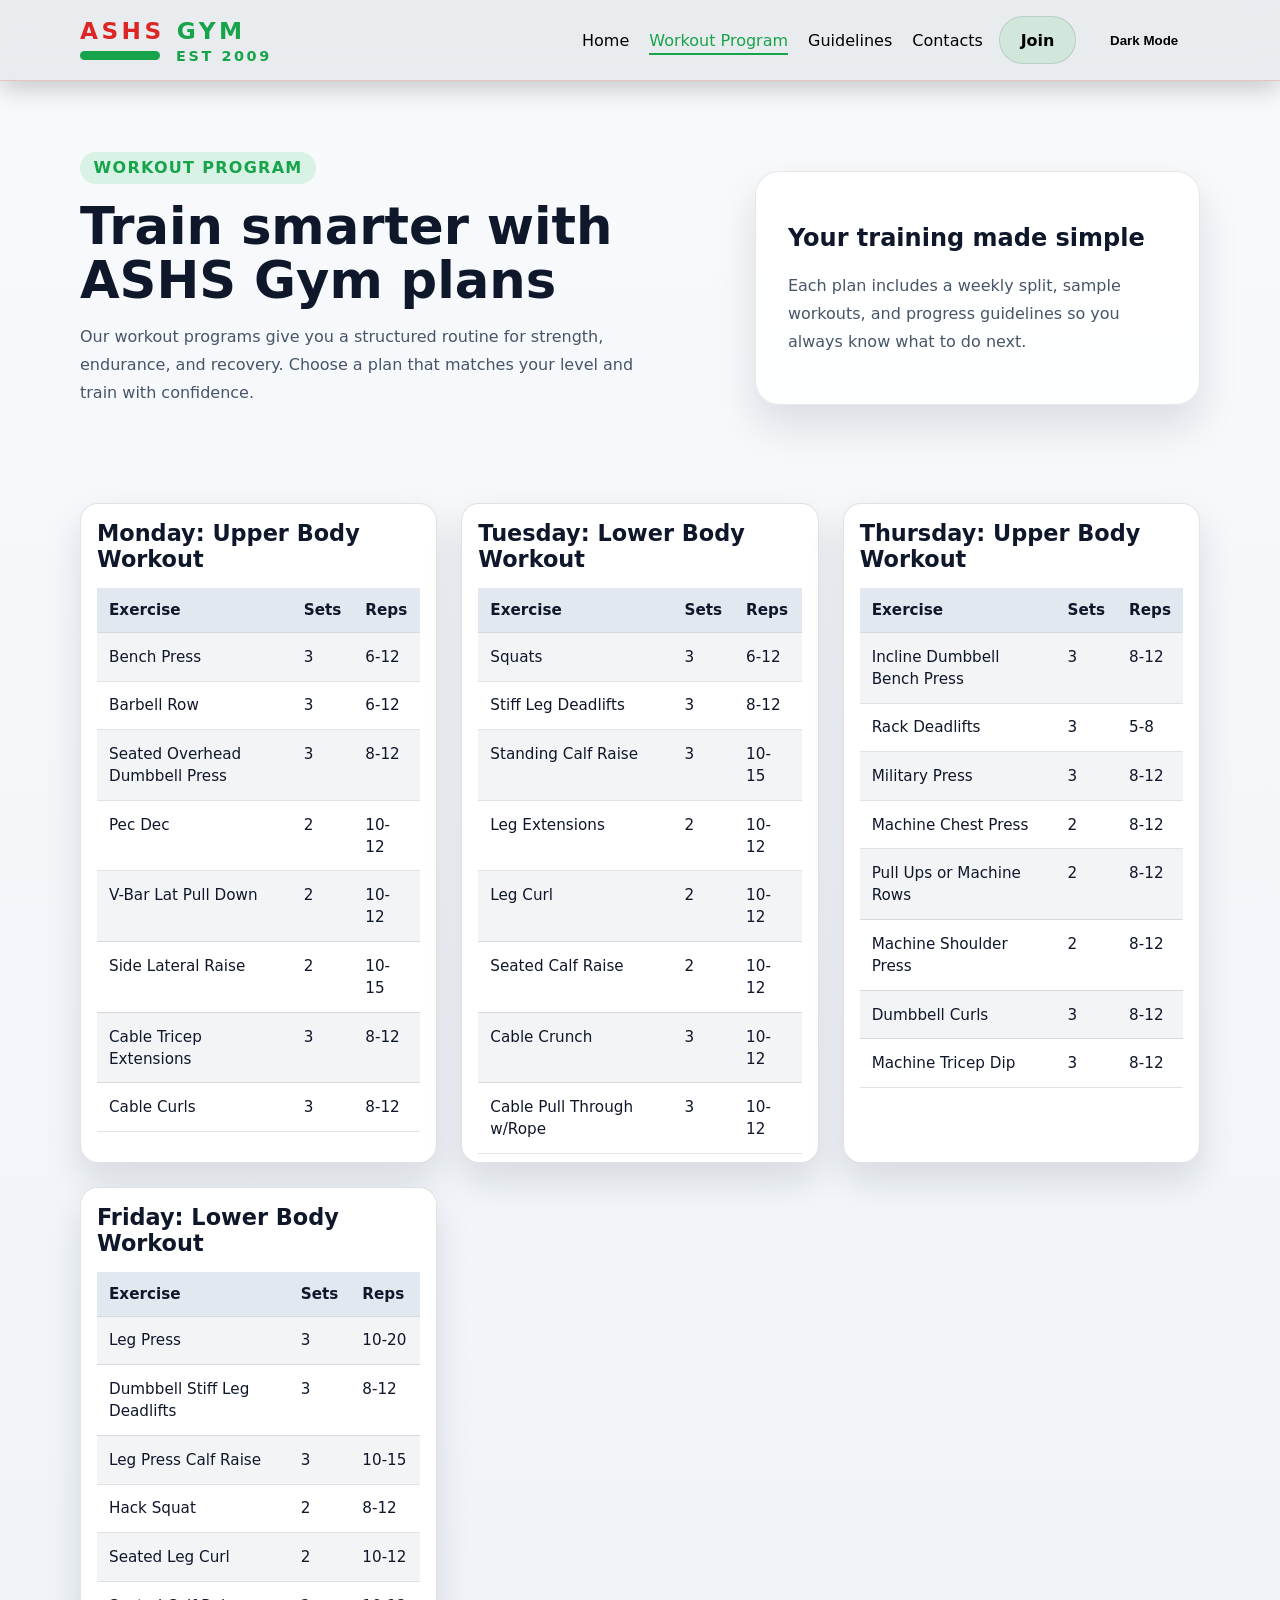
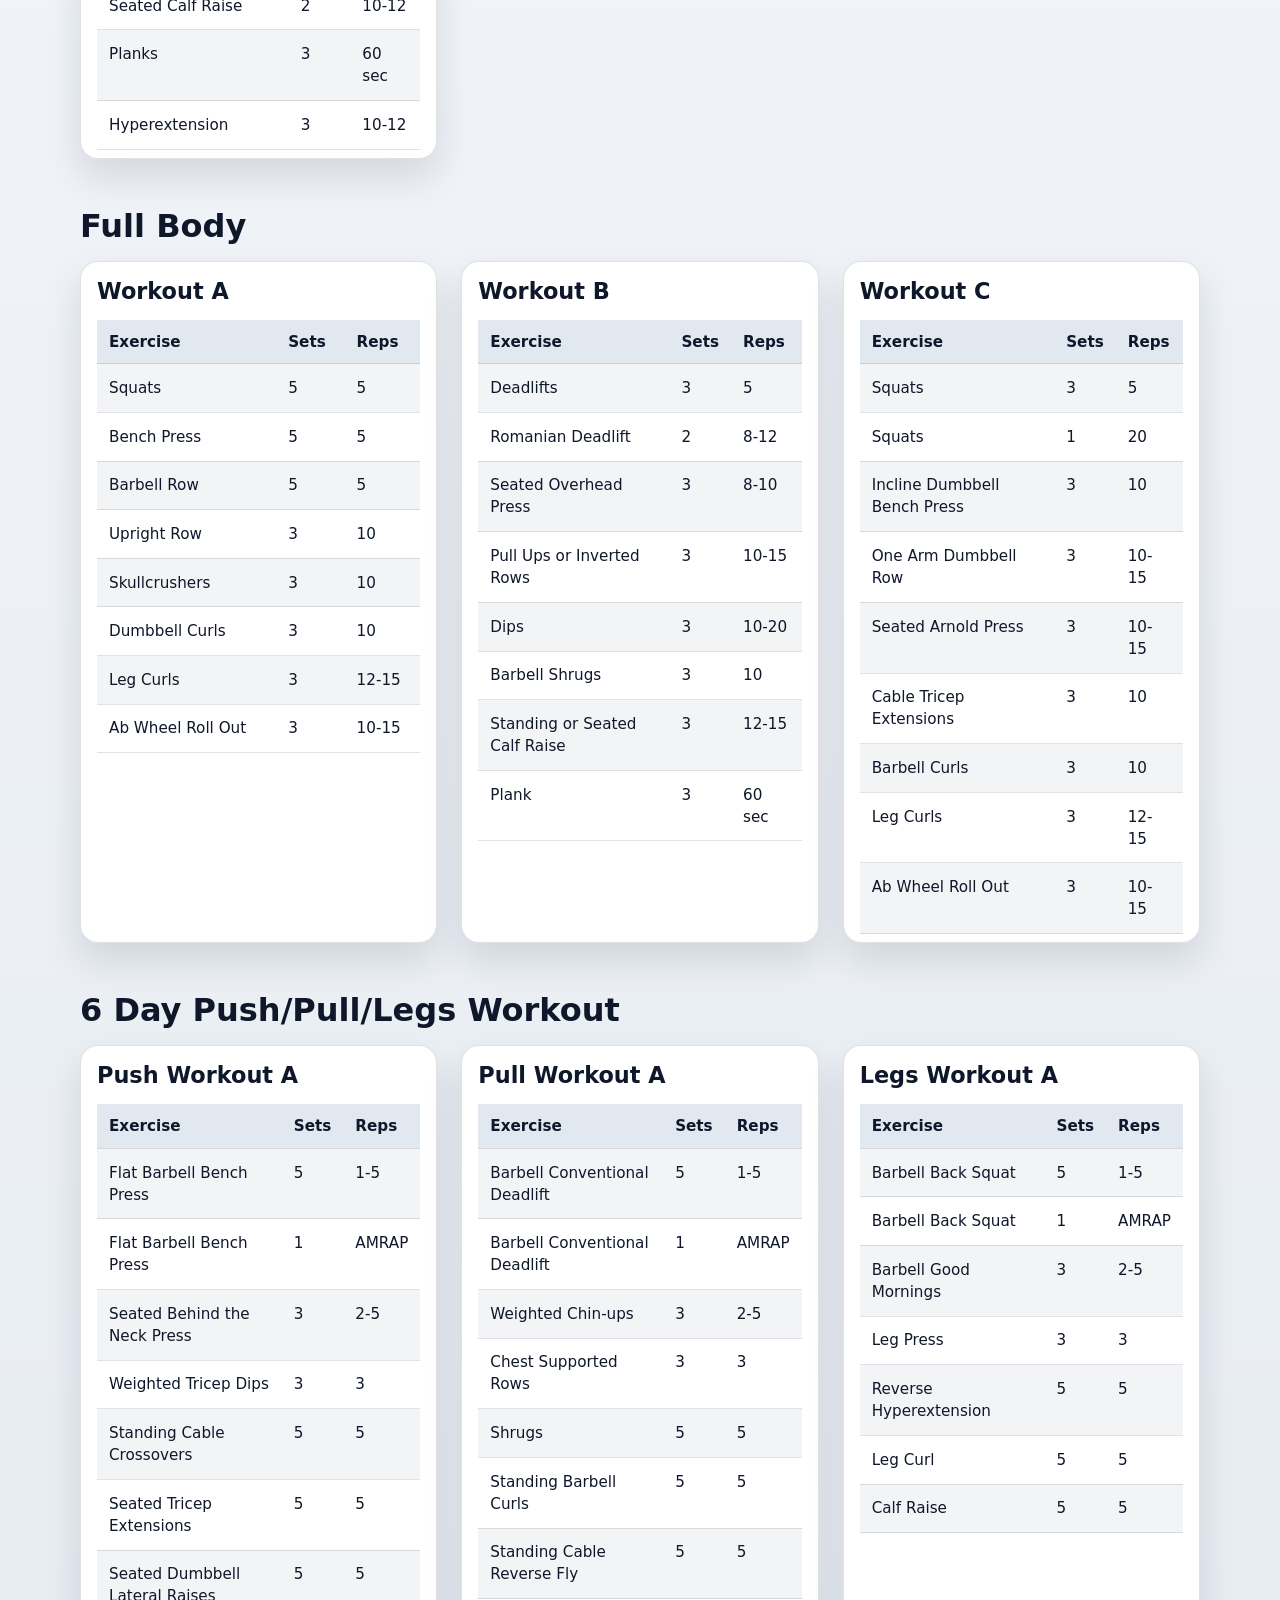
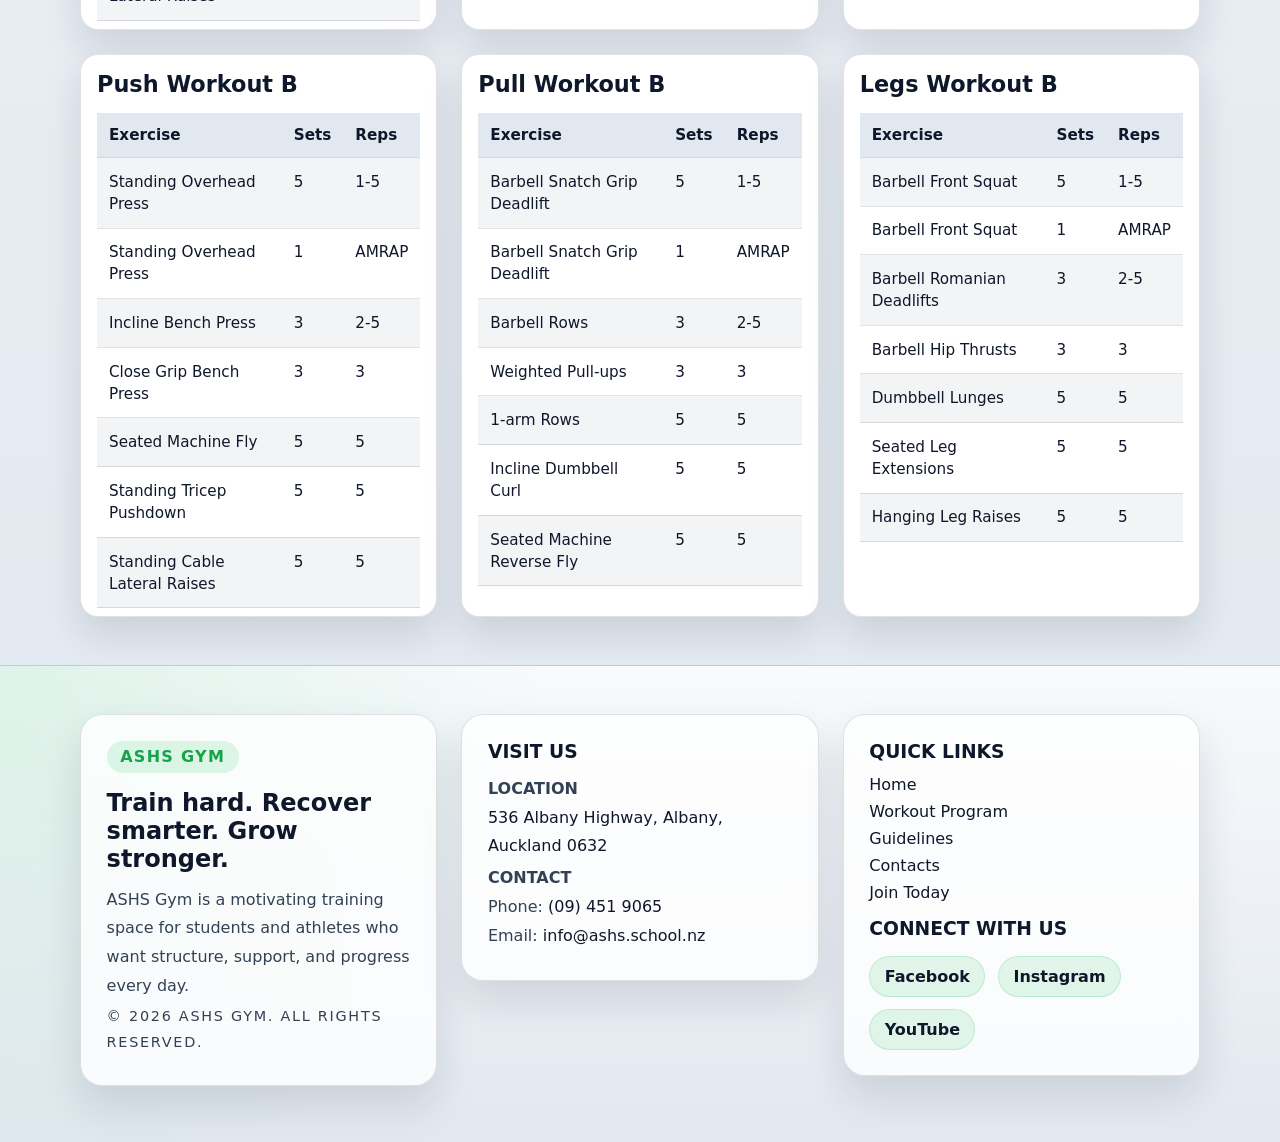
<file: workout-program.html>
<!DOCTYPE html>
<html lang="en">
<head>
  <meta charset="UTF-8" />
  <meta name="viewport" content="width=device-width, initial-scale=1.0" />
  <title>ASHS Gym | Workout Program</title>
  <link rel="stylesheet" href="styles.css" />
</head>
<body>
  <!-- Header component: displays the gym brand and links to the other pages. -->
  <header class="site-header">
    <div class="container header-inner">
      <a class="brand" href="index.html">
        <div class="brand-main"><span class="brand-red">ASHS</span><span class="brand-green">GYM</span></div>
        <div class="brand-subrow"><span class="brand-line"></span><span class="brand-sub">EST 2009</span></div>
      </a>
      <nav class="site-nav">
        <a href="index.html">Home</a>
        <a href="workout-program.html" class="active">Workout Program</a>
        <a href="guidelines.html">Guidelines</a>
        <a href="contacts.html">Contacts</a>
        <a class="button button-secondary" href="join.html">Join</a>
        <button id="themeToggle" class="button button-outline" aria-label="Toggle theme">Light Mode</button>
      </nav>
    </div>
  </header>

  <!-- Main component: contains all workout plans and exercise tables. -->
  <main>
    <!-- Hero component: introduces the workout program page. -->
    <section class="hero">
      <div class="container hero-grid">
        <div>
          <div class="eyebrow">Workout Program</div>
          <h1>Train smarter with ASHS Gym plans</h1>
          <p>Our workout programs give you a structured routine for strength, endurance, and recovery. Choose a plan that matches your level and train with confidence.</p>
        </div>
        <div class="hero-panel">
          <h2>Your training made simple</h2>
          <p>Each plan includes a weekly split, sample workouts, and progress guidelines so you always know what to do next.</p>
        </div>
      </div>
    </section>

    <!-- Weekly plan component: organises the Monday-to-Friday workouts. -->
    <section class="container workout-section">
      <div class="cards-grid">
        <article class="program-card">
          <h3>Monday: Upper Body Workout</h3>
          <table class="plan-table compact-table">
            <thead>
              <tr><th>Exercise</th><th>Sets</th><th>Reps</th></tr>
            </thead>
            <tbody>
              <tr><td data-label="Exercise">Bench Press</td><td data-label="Sets">3</td><td data-label="Reps">6-12</td></tr>
              <tr><td data-label="Exercise">Barbell Row</td><td data-label="Sets">3</td><td data-label="Reps">6-12</td></tr>
              <tr><td data-label="Exercise">Seated Overhead Dumbbell Press</td><td data-label="Sets">3</td><td data-label="Reps">8-12</td></tr>
              <tr><td data-label="Exercise">Pec Dec</td><td data-label="Sets">2</td><td data-label="Reps">10-12</td></tr>
              <tr><td data-label="Exercise">V-Bar Lat Pull Down</td><td data-label="Sets">2</td><td data-label="Reps">10-12</td></tr>
              <tr><td data-label="Exercise">Side Lateral Raise</td><td data-label="Sets">2</td><td data-label="Reps">10-15</td></tr>
              <tr><td data-label="Exercise">Cable Tricep Extensions</td><td data-label="Sets">3</td><td data-label="Reps">8-12</td></tr>
              <tr><td data-label="Exercise">Cable Curls</td><td data-label="Sets">3</td><td data-label="Reps">8-12</td></tr>
            </tbody>
          </table>
        </article>

        <article class="program-card">
          <h3>Tuesday: Lower Body Workout</h3>
          <table class="plan-table compact-table">
            <thead>
              <tr><th>Exercise</th><th>Sets</th><th>Reps</th></tr>
            </thead>
            <tbody>
              <tr><td data-label="Exercise">Squats</td><td data-label="Sets">3</td><td data-label="Reps">6-12</td></tr>
              <tr><td data-label="Exercise">Stiff Leg Deadlifts</td><td data-label="Sets">3</td><td data-label="Reps">8-12</td></tr>
              <tr><td data-label="Exercise">Standing Calf Raise</td><td data-label="Sets">3</td><td data-label="Reps">10-15</td></tr>
              <tr><td data-label="Exercise">Leg Extensions</td><td data-label="Sets">2</td><td data-label="Reps">10-12</td></tr>
              <tr><td data-label="Exercise">Leg Curl</td><td data-label="Sets">2</td><td data-label="Reps">10-12</td></tr>
              <tr><td data-label="Exercise">Seated Calf Raise</td><td data-label="Sets">2</td><td data-label="Reps">10-12</td></tr>
              <tr><td data-label="Exercise">Cable Crunch</td><td data-label="Sets">3</td><td data-label="Reps">10-12</td></tr>
              <tr><td data-label="Exercise">Cable Pull Through w/Rope</td><td data-label="Sets">3</td><td data-label="Reps">10-12</td></tr>
            </tbody>
          </table>
        </article>

        <article class="program-card">
          <h3>Thursday: Upper Body Workout</h3>
          <table class="plan-table compact-table">
            <thead>
              <tr><th>Exercise</th><th>Sets</th><th>Reps</th></tr>
            </thead>
            <tbody>
              <tr><td data-label="Exercise">Incline Dumbbell Bench Press</td><td data-label="Sets">3</td><td data-label="Reps">8-12</td></tr>
              <tr><td data-label="Exercise">Rack Deadlifts</td><td data-label="Sets">3</td><td data-label="Reps">5-8</td></tr>
              <tr><td data-label="Exercise">Military Press</td><td data-label="Sets">3</td><td data-label="Reps">8-12</td></tr>
              <tr><td data-label="Exercise">Machine Chest Press</td><td data-label="Sets">2</td><td data-label="Reps">8-12</td></tr>
              <tr><td data-label="Exercise">Pull Ups or Machine Rows</td><td data-label="Sets">2</td><td data-label="Reps">8-12</td></tr>
              <tr><td data-label="Exercise">Machine Shoulder Press</td><td data-label="Sets">2</td><td data-label="Reps">8-12</td></tr>
              <tr><td data-label="Exercise">Dumbbell Curls</td><td data-label="Sets">3</td><td data-label="Reps">8-12</td></tr>
              <tr><td data-label="Exercise">Machine Tricep Dip</td><td data-label="Sets">3</td><td data-label="Reps">8-12</td></tr>
            </tbody>
          </table>
        </article>

        <article class="program-card">
          <h3>Friday: Lower Body Workout</h3>
          <table class="plan-table compact-table">
            <thead>
              <tr><th>Exercise</th><th>Sets</th><th>Reps</th></tr>
            </thead>
            <tbody>
              <tr><td data-label="Exercise">Leg Press</td><td data-label="Sets">3</td><td data-label="Reps">10-20</td></tr>
              <tr><td data-label="Exercise">Dumbbell Stiff Leg Deadlifts</td><td data-label="Sets">3</td><td data-label="Reps">8-12</td></tr>
              <tr><td data-label="Exercise">Leg Press Calf Raise</td><td data-label="Sets">3</td><td data-label="Reps">10-15</td></tr>
              <tr><td data-label="Exercise">Hack Squat</td><td data-label="Sets">2</td><td data-label="Reps">8-12</td></tr>
              <tr><td data-label="Exercise">Seated Leg Curl</td><td data-label="Sets">2</td><td data-label="Reps">10-12</td></tr>
              <tr><td data-label="Exercise">Seated Calf Raise</td><td data-label="Sets">2</td><td data-label="Reps">10-12</td></tr>
              <tr><td data-label="Exercise">Planks</td><td data-label="Sets">3</td><td data-label="Reps">60 sec</td></tr>
              <tr><td data-label="Exercise">Hyperextension</td><td data-label="Sets">3</td><td data-label="Reps">10-12</td></tr>
            </tbody>
          </table>
        </article>
      </div>
    </section>

    <!-- Full-body plan component: provides three full-body workout options. -->
    <section class="container workout-section">
      <h2 class="section-title">Full Body</h2>
      <div class="cards-grid">
        <article class="program-card">
          <h3>Workout A</h3>
          <table class="plan-table compact-table">
            <thead><tr><th>Exercise</th><th>Sets</th><th>Reps</th></tr></thead>
            <tbody>
              <tr><td data-label="Exercise">Squats</td><td data-label="Sets">5</td><td data-label="Reps">5</td></tr>
              <tr><td data-label="Exercise">Bench Press</td><td data-label="Sets">5</td><td data-label="Reps">5</td></tr>
              <tr><td data-label="Exercise">Barbell Row</td><td data-label="Sets">5</td><td data-label="Reps">5</td></tr>
              <tr><td data-label="Exercise">Upright Row</td><td data-label="Sets">3</td><td data-label="Reps">10</td></tr>
              <tr><td data-label="Exercise">Skullcrushers</td><td data-label="Sets">3</td><td data-label="Reps">10</td></tr>
              <tr><td data-label="Exercise">Dumbbell Curls</td><td data-label="Sets">3</td><td data-label="Reps">10</td></tr>
              <tr><td data-label="Exercise">Leg Curls</td><td data-label="Sets">3</td><td data-label="Reps">12-15</td></tr>
              <tr><td data-label="Exercise">Ab Wheel Roll Out</td><td data-label="Sets">3</td><td data-label="Reps">10-15</td></tr>
            </tbody>
          </table>
        </article>

        <article class="program-card">
          <h3>Workout B</h3>
          <table class="plan-table compact-table">
            <thead><tr><th>Exercise</th><th>Sets</th><th>Reps</th></tr></thead>
            <tbody>
              <tr><td data-label="Exercise">Deadlifts</td><td data-label="Sets">3</td><td data-label="Reps">5</td></tr>
              <tr><td data-label="Exercise">Romanian Deadlift</td><td data-label="Sets">2</td><td data-label="Reps">8-12</td></tr>
              <tr><td data-label="Exercise">Seated Overhead Press</td><td data-label="Sets">3</td><td data-label="Reps">8-10</td></tr>
              <tr><td data-label="Exercise">Pull Ups or Inverted Rows</td><td data-label="Sets">3</td><td data-label="Reps">10-15</td></tr>
              <tr><td data-label="Exercise">Dips</td><td data-label="Sets">3</td><td data-label="Reps">10-20</td></tr>
              <tr><td data-label="Exercise">Barbell Shrugs</td><td data-label="Sets">3</td><td data-label="Reps">10</td></tr>
              <tr><td data-label="Exercise">Standing or Seated Calf Raise</td><td data-label="Sets">3</td><td data-label="Reps">12-15</td></tr>
              <tr><td data-label="Exercise">Plank</td><td data-label="Sets">3</td><td data-label="Reps">60 sec</td></tr>
            </tbody>
          </table>
        </article>

        <article class="program-card">
          <h3>Workout C</h3>
          <table class="plan-table compact-table">
            <thead><tr><th>Exercise</th><th>Sets</th><th>Reps</th></tr></thead>
            <tbody>
              <tr><td data-label="Exercise">Squats</td><td data-label="Sets">3</td><td data-label="Reps">5</td></tr>
              <tr><td data-label="Exercise">Squats</td><td data-label="Sets">1</td><td data-label="Reps">20</td></tr>
              <tr><td data-label="Exercise">Incline Dumbbell Bench Press</td><td data-label="Sets">3</td><td data-label="Reps">10</td></tr>
              <tr><td data-label="Exercise">One Arm Dumbbell Row</td><td data-label="Sets">3</td><td data-label="Reps">10-15</td></tr>
              <tr><td data-label="Exercise">Seated Arnold Press</td><td data-label="Sets">3</td><td data-label="Reps">10-15</td></tr>
              <tr><td data-label="Exercise">Cable Tricep Extensions</td><td data-label="Sets">3</td><td data-label="Reps">10</td></tr>
              <tr><td data-label="Exercise">Barbell Curls</td><td data-label="Sets">3</td><td data-label="Reps">10</td></tr>
              <tr><td data-label="Exercise">Leg Curls</td><td data-label="Sets">3</td><td data-label="Reps">12-15</td></tr>
              <tr><td data-label="Exercise">Ab Wheel Roll Out</td><td data-label="Sets">3</td><td data-label="Reps">10-15</td></tr>
            </tbody>
          </table>
        </article>
      </div>
    </section>

    <!-- Push/pull/legs component: provides a six-day training split. -->
    <section class="container workout-section">
      <h2 class="section-title">6 Day Push/Pull/Legs Workout</h2>
      <div class="cards-grid triple-grid">
        <article class="program-card">
          <h3>Push Workout A</h3>
          <table class="plan-table compact-table">
            <thead><tr><th>Exercise</th><th>Sets</th><th>Reps</th></tr></thead>
            <tbody>
              <tr><td data-label="Exercise">Flat Barbell Bench Press</td><td data-label="Sets">5</td><td data-label="Reps">1-5</td></tr>
              <tr><td data-label="Exercise">Flat Barbell Bench Press</td><td data-label="Sets">1</td><td data-label="Reps">AMRAP</td></tr>
              <tr><td data-label="Exercise">Seated Behind the Neck Press</td><td data-label="Sets">3</td><td data-label="Reps">2-5</td></tr>
              <tr><td data-label="Exercise">Weighted Tricep Dips</td><td data-label="Sets">3</td><td data-label="Reps">3</td></tr>
              <tr><td data-label="Exercise">Standing Cable Crossovers</td><td data-label="Sets">5</td><td data-label="Reps">5</td></tr>
              <tr><td data-label="Exercise">Seated Tricep Extensions</td><td data-label="Sets">5</td><td data-label="Reps">5</td></tr>
              <tr><td data-label="Exercise">Seated Dumbbell Lateral Raises</td><td data-label="Sets">5</td><td data-label="Reps">5</td></tr>
            </tbody>
          </table>
        </article>

        <article class="program-card">
          <h3>Pull Workout A</h3>
          <table class="plan-table compact-table">
            <thead><tr><th>Exercise</th><th>Sets</th><th>Reps</th></tr></thead>
            <tbody>
              <tr><td data-label="Exercise">Barbell Conventional Deadlift</td><td data-label="Sets">5</td><td data-label="Reps">1-5</td></tr>
              <tr><td data-label="Exercise">Barbell Conventional Deadlift</td><td data-label="Sets">1</td><td data-label="Reps">AMRAP</td></tr>
              <tr><td data-label="Exercise">Weighted Chin-ups</td><td data-label="Sets">3</td><td data-label="Reps">2-5</td></tr>
              <tr><td data-label="Exercise">Chest Supported Rows</td><td data-label="Sets">3</td><td data-label="Reps">3</td></tr>
              <tr><td data-label="Exercise">Shrugs</td><td data-label="Sets">5</td><td data-label="Reps">5</td></tr>
              <tr><td data-label="Exercise">Standing Barbell Curls</td><td data-label="Sets">5</td><td data-label="Reps">5</td></tr>
              <tr><td data-label="Exercise">Standing Cable Reverse Fly</td><td data-label="Sets">5</td><td data-label="Reps">5</td></tr>
            </tbody>
          </table>
        </article>

        <article class="program-card">
          <h3>Legs Workout A</h3>
          <table class="plan-table compact-table">
            <thead><tr><th>Exercise</th><th>Sets</th><th>Reps</th></tr></thead>
            <tbody>
              <tr><td data-label="Exercise">Barbell Back Squat</td><td data-label="Sets">5</td><td data-label="Reps">1-5</td></tr>
              <tr><td data-label="Exercise">Barbell Back Squat</td><td data-label="Sets">1</td><td data-label="Reps">AMRAP</td></tr>
              <tr><td data-label="Exercise">Barbell Good Mornings</td><td data-label="Sets">3</td><td data-label="Reps">2-5</td></tr>
              <tr><td data-label="Exercise">Leg Press</td><td data-label="Sets">3</td><td data-label="Reps">3</td></tr>
              <tr><td data-label="Exercise">Reverse Hyperextension</td><td data-label="Sets">5</td><td data-label="Reps">5</td></tr>
              <tr><td data-label="Exercise">Leg Curl</td><td data-label="Sets">5</td><td data-label="Reps">5</td></tr>
              <tr><td data-label="Exercise">Calf Raise</td><td data-label="Sets">5</td><td data-label="Reps">5</td></tr>
            </tbody>
          </table>
        </article>

        <article class="program-card">
          <h3>Push Workout B</h3>
          <table class="plan-table compact-table">
            <thead><tr><th>Exercise</th><th>Sets</th><th>Reps</th></tr></thead>
            <tbody>
              <tr><td data-label="Exercise">Standing Overhead Press</td><td data-label="Sets">5</td><td data-label="Reps">1-5</td></tr>
              <tr><td data-label="Exercise">Standing Overhead Press</td><td data-label="Sets">1</td><td data-label="Reps">AMRAP</td></tr>
              <tr><td data-label="Exercise">Incline Bench Press</td><td data-label="Sets">3</td><td data-label="Reps">2-5</td></tr>
              <tr><td data-label="Exercise">Close Grip Bench Press</td><td data-label="Sets">3</td><td data-label="Reps">3</td></tr>
              <tr><td data-label="Exercise">Seated Machine Fly</td><td data-label="Sets">5</td><td data-label="Reps">5</td></tr>
              <tr><td data-label="Exercise">Standing Tricep Pushdown</td><td data-label="Sets">5</td><td data-label="Reps">5</td></tr>
              <tr><td data-label="Exercise">Standing Cable Lateral Raises</td><td data-label="Sets">5</td><td data-label="Reps">5</td></tr>
            </tbody>
          </table>
        </article>

        <article class="program-card">
          <h3>Pull Workout B</h3>
          <table class="plan-table compact-table">
            <thead><tr><th>Exercise</th><th>Sets</th><th>Reps</th></tr></thead>
            <tbody>
              <tr><td data-label="Exercise">Barbell Snatch Grip Deadlift</td><td data-label="Sets">5</td><td data-label="Reps">1-5</td></tr>
              <tr><td data-label="Exercise">Barbell Snatch Grip Deadlift</td><td data-label="Sets">1</td><td data-label="Reps">AMRAP</td></tr>
              <tr><td data-label="Exercise">Barbell Rows</td><td data-label="Sets">3</td><td data-label="Reps">2-5</td></tr>
              <tr><td data-label="Exercise">Weighted Pull-ups</td><td data-label="Sets">3</td><td data-label="Reps">3</td></tr>
              <tr><td data-label="Exercise">1-arm Rows</td><td data-label="Sets">5</td><td data-label="Reps">5</td></tr>
              <tr><td data-label="Exercise">Incline Dumbbell Curl</td><td data-label="Sets">5</td><td data-label="Reps">5</td></tr>
              <tr><td data-label="Exercise">Seated Machine Reverse Fly</td><td data-label="Sets">5</td><td data-label="Reps">5</td></tr>
            </tbody>
          </table>
        </article>

        <article class="program-card">
          <h3>Legs Workout B</h3>
          <table class="plan-table compact-table">
            <thead><tr><th>Exercise</th><th>Sets</th><th>Reps</th></tr></thead>
            <tbody>
              <tr><td data-label="Exercise">Barbell Front Squat</td><td data-label="Sets">5</td><td data-label="Reps">1-5</td></tr>
              <tr><td data-label="Exercise">Barbell Front Squat</td><td data-label="Sets">1</td><td data-label="Reps">AMRAP</td></tr>
              <tr><td data-label="Exercise">Barbell Romanian Deadlifts</td><td data-label="Sets">3</td><td data-label="Reps">2-5</td></tr>
              <tr><td data-label="Exercise">Barbell Hip Thrusts</td><td data-label="Sets">3</td><td data-label="Reps">3</td></tr>
              <tr><td data-label="Exercise">Dumbbell Lunges</td><td data-label="Sets">5</td><td data-label="Reps">5</td></tr>
              <tr><td data-label="Exercise">Seated Leg Extensions</td><td data-label="Sets">5</td><td data-label="Reps">5</td></tr>
              <tr><td data-label="Exercise">Hanging Leg Raises</td><td data-label="Sets">5</td><td data-label="Reps">5</td></tr>
            </tbody>
          </table>
        </article>
      </div>
    </section>

  </main>

  <script src="script.js"></script>
  <!-- Footer component: provides contact details, social links, and navigation. -->
  <footer class="site-footer">
    <div class="container footer-grid">
      <div class="footer-card">
        <div class="eyebrow">ASHS GYM</div>
        <h2>Train hard. Recover smarter. Grow stronger.</h2>
        <p>ASHS Gym is a motivating training space for students and athletes who want structure, support, and progress every day.</p>
        <p class="copyright">© 2026 ASHS GYM. ALL RIGHTS RESERVED.</p>
      </div>

      <div class="footer-card">
        <h3>VISIT US</h3>
        <p><strong>LOCATION</strong><br><a href="https://goo.gl/maps/BUhARejcV5fjpgMNA" target="_blank" rel="noopener noreferrer">536 Albany Highway, Albany, Auckland 0632</a></p>
        <p><strong>CONTACT</strong><br>Phone: <a href="tel:094519065">(09) 451 9065</a><br>Email: <a href="mailto:info@ashs.school.nz">info@ashs.school.nz</a></p>
      </div>

      <div class="footer-card">
        <h3>QUICK LINKS</h3>
        <ul class="footer-links">
          <li><a href="index.html">Home</a></li>
          <li><a href="workout-program.html">Workout Program</a></li>
          <li><a href="guidelines.html">Guidelines</a></li>
          <li><a href="contacts.html">Contacts</a></li>
          <li><a href="join.html">Join Today</a></li>
        </ul>
        <h3>CONNECT WITH US</h3>
        <div class="footer-social">
          <a href="https://www.facebook.com/ashssports/" target="_blank" rel="noopener noreferrer">Facebook</a>
          <a href="https://www.instagram.com/ashs_sports/" target="_blank" rel="noopener noreferrer">Instagram</a>
          <a href="https://www.youtube.com/@ASHS_GymClub" target="_blank" rel="noopener noreferrer">YouTube</a>
        </div>
      </div>
    </div>
  </footer>
</body>
</html>
</file>
<file: styles.css>
:root {
  /* Shared colours and effects used by every page component. */
  color-scheme: dark;
  --bg: linear-gradient(180deg, #000000 0%, #090909 100%);
  --surface: rgba(255, 255, 255, 0.05);
  --surface-strong: rgba(255, 255, 255, 0.08);
  --text: #ffffff;
  --muted: #d1d5db;
  --accent: #22c55e;
  --accent-strong: #16a34a;
  --danger: #ef4444;
  --border: rgba(255, 255, 255, 0.12);
  --shadow: 0 20px 40px rgba(0, 0, 0, 0.45);
  --panel-bg: rgba(255, 255, 255, 0.05);
  --panel-border: rgba(148, 163, 184, 0.12);
  --input-bg: rgba(15, 23, 42, 0.94);
  --button-secondary-bg: rgba(239, 68, 68, 0.1);
  --button-secondary-color: #ffffff;
  --button-outline-border: rgba(239, 68, 68, 0.35);
  --footer-bg: linear-gradient(180deg, #050505 0%, #111827 100%);
  --footer-card-bg: rgba(5, 5, 5, 0.8);
  --footer-heading: #ffffff;
  --footer-text: #e2e8f0;
  --footer-link: #f8fafc;
  --card-bg: #1f242c;
  --card-bg-alt: #2b313b;
  --card-header-bg: #3d4652;
}

body.light-theme {
  /* Replace the shared values when light mode is selected. */
  color-scheme: light;
  --bg: linear-gradient(180deg, #f8fafc 0%, #e2e8f0 100%);
  --surface: rgba(255, 255, 255, 0.82);
  --surface-strong: rgba(15, 23, 42, 0.06);
  --text: #0f172a;
  --muted: #475569;
  --accent: #16a34a;
  --accent-strong: #15803d;
  --danger: #dc2626;
  --border: rgba(15, 23, 42, 0.12);
  --shadow: 0 20px 40px rgba(15, 23, 42, 0.12);
  --panel-bg: rgba(255, 255, 255, 0.9);
  --panel-border: rgba(15, 23, 42, 0.1);
  --input-bg: rgba(255, 255, 255, 0.96);
  --button-secondary-bg: rgba(34, 197, 94, 0.12);
  --button-secondary-color: #0f172a;
  --button-outline-border: rgba(15, 23, 42, 0.12);
  --footer-bg: linear-gradient(180deg, #f8fafc 0%, #e2e8f0 100%);
  --footer-card-bg: rgba(255, 255, 255, 0.8);
  --footer-heading: #0f172a;
  --footer-text: #334155;
  --footer-link: #0f172a;
  --card-bg: #ffffff;
  --card-bg-alt: #f3f4f6;
  --card-header-bg: #e2e8f0;
}

body.light-theme .site-nav a,
body.light-theme .site-nav button {
  color: #000000;
}

body.light-theme .site-nav a:hover,
body.light-theme .site-nav a.active {
  color: var(--accent);
}

* {
  box-sizing: border-box;
}

body {
  margin: 0;
  font-family: Inter, system-ui, -apple-system, BlinkMacSystemFont, 'Segoe UI', sans-serif;
  background: var(--bg);
  color: var(--text);
  min-height: 100vh;
  padding-top: 5.5rem;
}

img {
  max-width: 100%;
}

.container {
  width: min(1120px, calc(100% - 2rem));
  margin: 0 auto;
}

.site-header {
  /* Fixed navigation bar shown at the top of every page. */
  position: fixed;
  top: 0;
  left: 0;
  right: 0;
  width: 100%;
  z-index: 1000;
  background: var(--surface-strong);
  backdrop-filter: blur(12px);
  border-bottom: 1px solid rgba(239, 68, 68, 0.25);
  box-shadow: 0 8px 24px rgba(0, 0, 0, 0.2);
}

.header-inner {
  display: flex;
  align-items: center;
  justify-content: space-between;
  gap: 1rem;
  padding: 1rem 0;
}

.brand {
  display: inline-flex;
  flex-direction: column;
  gap: 0.25rem;
  text-decoration: none;
}

.brand-main {
  display: inline-flex;
  gap: 0.75rem;
  align-items: center;
  font-size: 1.45rem;
  font-weight: 900;
  letter-spacing: 0.15em;
  text-transform: uppercase;
}

.brand-red {
  color: var(--danger);
}

.brand-green {
  color: var(--accent);
}

.brand-subrow {
  display: inline-flex;
  align-items: center;
  gap: 1rem;
}

.brand-line {
  display: inline-block;
  width: 5rem;
  height: 0.6rem;
  border-radius: 999px;
  background: var(--accent);
}

.brand-sub {
  color: var(--accent);
  font-size: 0.9rem;
  font-weight: 700;
  letter-spacing: 0.18em;
}

.site-nav {
  display: flex;
  flex-wrap: wrap;
  align-items: center;
  gap: 0.75rem;
}

.site-nav a,
.site-nav button {
  color: var(--muted);
  text-decoration: none;
  transition: color 0.2s ease;
}

.site-nav > a:not(.button) {
  position: relative;
  padding: 0.35rem 0.25rem;
}

.site-nav > a:not(.button)::after {
  position: absolute;
  right: 0.25rem;
  bottom: 0;
  left: 0.25rem;
  height: 2px;
  background: var(--accent);
  content: '';
  transform: scaleX(0);
  transition: transform 0.2s ease;
}

.site-nav > a:not(.button):hover::after,
.site-nav > a:not(.button).active::after {
  transform: scaleX(1);
}

.site-nav button {
  border: 1px solid transparent;
  background: transparent;
  cursor: pointer;
}

.site-nav a:hover,
.site-nav a.active {
  color: var(--accent);
}

.button {
  display: inline-flex;
  align-items: center;
  justify-content: center;
  border: 1px solid transparent;
  padding: 0.85rem 1.3rem;
  border-radius: 999px;
  font-weight: 700;
  text-decoration: none;
  transition: transform 0.2s ease, background-color 0.2s ease, border-color 0.2s ease;
}

.button:hover {
  transform: translateY(-1px);
}

.button-primary {
  background: var(--accent);
  color: #000000;
}

.button-secondary,
.button-outline {
  background: var(--button-secondary-bg);
  color: var(--button-secondary-color);
  border-color: var(--button-outline-border);
}

.hero {
  /* Introductory section that explains the purpose of each page. */
  padding: 4rem 0 3rem;
}

.hero-grid {
  display: grid;
  grid-template-columns: 1.3fr 0.9fr;
  gap: 2rem;
  align-items: center;
}

.eyebrow {
  display: inline-flex;
  padding: 0.4rem 0.85rem;
  border-radius: 999px;
  background: rgba(34, 197, 94, 0.14);
  color: var(--accent);
  font-weight: 700;
  letter-spacing: 0.08em;
  text-transform: uppercase;
  margin-bottom: 1rem;
}

.hero h1,
.content-page h1 {
  font-size: clamp(2.25rem, 4vw, 4rem);
  line-height: 1.05;
  margin: 0 0 1rem;
}

.hero p,
.content-page p {
  max-width: 55ch;
  color: var(--muted);
  line-height: 1.75;
}

.hero-actions {
  display: flex;
  flex-wrap: wrap;
  gap: 1rem;
  margin-top: 2rem;
}

.hero-panel {
  background: var(--panel-bg);
  border: 1px solid var(--panel-border);
  border-radius: 24px;
  padding: 2rem;
  box-shadow: var(--shadow);
}

.feature-card h2 {
  margin-top: 0;
}

.feature-card ul {
  list-style: disc;
  margin: 1rem 0 0;
  padding-left: 1.4rem;
  color: var(--muted);
}

.info-section,
.content-page {
  padding: 3rem 0;
}

.prizegiving-section {
  /* Keeps the gallery centred and spaced from nearby sections. */
  padding: 1rem 0 3rem;
}

.prizegiving-section h2 {
  margin-top: 0;
}

.prizegiving-gallery {
  width: min(900px, 100%);
  margin: 0 auto;
}

.gallery-carousel {
  position: relative;
  display: grid;
  grid-template-columns: auto minmax(0, 1fr) auto;
  align-items: center;
  gap: 1rem;
}

.gallery-slide {
  display: none;
  margin: 0;
  overflow: hidden;
  border: 1px solid var(--border);
  border-radius: 18px;
  background: var(--surface);
  box-shadow: var(--shadow);
}

.gallery-slide.active-slide {
  display: block;
}

.gallery-control {
  width: 2.75rem;
  height: 2.75rem;
  border: 1px solid var(--border);
  border-radius: 50%;
  background: var(--surface-strong);
  color: var(--text);
  font-size: 1.4rem;
  cursor: pointer;
}

.gallery-control:hover,
.gallery-control:focus-visible {
  background: var(--accent);
  color: #000000;
}

.gallery-dots {
  grid-column: 1 / -1;
  display: flex;
  justify-content: center;
  gap: 0.55rem;
}

.gallery-dot {
  width: 0.7rem;
  height: 0.7rem;
  padding: 0;
  border: 1px solid var(--muted);
  border-radius: 50%;
  background: transparent;
  cursor: pointer;
}

.gallery-dot.active-dot,
.gallery-dot:hover,
.gallery-dot:focus-visible {
  background: var(--accent);
  border-color: var(--accent);
}

.prizegiving-image {
  display: block;
  width: 100%;
  aspect-ratio: 4 / 3;
  object-fit: cover;
}

.info-card,
.callout,
.join-details,
.contact-card,
.guidelines-list article,
.program-grid article,
.feature-grid article {
  /* Reusable panels for information, contact details, and features. */
  background: var(--surface);
  border: 1px solid var(--border);
  border-radius: 24px;
  padding: 1.75rem;
  box-shadow: 0 18px 36px rgba(15, 23, 42, 0.18);
}

.info-grid,
.program-grid,
.feature-grid,
.contact-grid,
.guidelines-list,
.join-grid {
  display: grid;
  gap: 1.5rem;
}

.info-grid,
.program-grid,
.feature-grid,
.contact-grid {
  grid-template-columns: repeat(auto-fit, minmax(240px, 1fr));
}

.callout {
  background: linear-gradient(135deg, rgba(34, 197, 94, 0.18), rgba(239, 68, 68, 0.12));
  border: 1px solid rgba(34, 197, 94, 0.18);
}

.callout h2 {
  margin-top: 0;
}

.content-page h2,
.join-details h2,
.contact-card h2,
.guidelines-list h2,
.program-grid h2 {
  margin-top: 0;
}

.join-grid {
  grid-template-columns: minmax(320px, 1.2fr) 0.8fr;
  align-items: start;
}

.join-form {
  /* Vertical layout for the membership application fields. */
  display: grid;
  gap: 1rem;
}

label {
  font-weight: 600;
  color: var(--text);
}

input,
select,
textarea {
  width: 100%;
  padding: 0.95rem 1rem;
  border-radius: 16px;
  border: 1px solid var(--border);
  background: var(--input-bg);
  color: var(--text);
  font: inherit;
}

input:focus,
select:focus,
textarea:focus {
  outline: 2px solid rgba(34, 197, 94, 0.45);
  outline-offset: 2px;
}

.form-message {
  color: var(--accent);
  font-weight: 600;
  min-height: 1.4rem;
}

.sql-note {
  margin-top: 1.5rem;
  padding: 1rem;
  border-radius: 18px;
  background: rgba(34, 197, 94, 0.08);
  border: 1px solid rgba(0, 0, 0, 0.18);
  color: var(--muted);
}

.site-footer {
  /* Shared footer containing gym information and useful links. */
  padding: 3rem 0 3.5rem;
  background: var(--footer-bg);
  border-top: 1px solid rgba(239, 68, 68, 0.28);
  position: relative;
  overflow: hidden;
}

.site-footer::before {
  content: "";
  position: absolute;
  inset: 0;
  background: radial-gradient(circle at top left, rgba(34, 197, 94, 0.12), transparent 40%);
  pointer-events: none;
}

.footer-grid {
  display: grid;
  grid-template-columns: repeat(3, minmax(0, 1fr));
  gap: 1.5rem;
  align-items: start;
  position: relative;
  z-index: 1;
}

.footer-card {
  background: var(--footer-card-bg);
  border: 1px solid var(--border);
  border-radius: 22px;
  padding: 1.6rem;
  box-shadow: var(--shadow);
  backdrop-filter: blur(8px);
}

.site-footer h2,
.site-footer h3 {
  color: var(--footer-heading);
  margin-top: 0;
  margin-bottom: 0.8rem;
}

.site-footer p,
.site-footer strong {
  color: var(--footer-text);
  line-height: 1.8;
  margin: 0.2rem 0;
}

.footer-links {
  list-style: none;
  padding: 0;
  margin: 0.5rem 0 1rem;
  display: grid;
  gap: 0.5rem;
}

.footer-links a,
.site-footer a {
  color: var(--footer-link);
  text-decoration: none;
  transition: color 0.2s ease;
}

.footer-links a:hover,
.site-footer a:hover {
  color: var(--accent);
}

.copyright {
  margin-top: 1rem;
  font-size: 0.9rem;
  letter-spacing: 0.12em;
  text-transform: uppercase;
}

.footer-social {
  display: flex;
  flex-wrap: wrap;
  gap: 0.8rem;
  margin-top: 1.1rem;
}

.footer-social a {
  color: var(--footer-link);
  text-decoration: none;
  font-weight: 700;
  padding: 0.6rem 0.9rem;
  border-radius: 999px;
  background: rgba(34, 197, 94, 0.12);
  border: 1px solid rgba(34, 197, 94, 0.2);
  transition: all 0.2s ease;
}

.footer-social a:hover {
  color: var(--accent);
  background: rgba(34, 197, 94, 0.2);
  transform: translateY(-1px);
}

.workout-section {
  margin: 2rem auto 3rem;
}

.workout-heading {
  margin: 0 0 1rem;
  font-size: clamp(1.6rem, 2.4vw, 2.5rem);
  line-height: 1.15;
  font-weight: 900;
  color: var(--text);
}

.plan-shell {
  max-width: 1200px;
  margin: 0 auto;
  background: #e9e9e9;
  border: 1px solid rgba(15, 23, 42, 0.08);
  border-radius: 0.9rem;
  overflow: hidden;
  box-shadow: 0 16px 32px rgba(15, 23, 42, 0.08);
}

.plan-header {
  background: linear-gradient(180deg, #0b6ea8 0%, #0f5b8a 100%);
  color: #ffffff;
  padding: 1rem 1.25rem;
  font-weight: 800;
  font-size: clamp(1.2rem, 1.8vw, 1.9rem);
}

.plan-subtitle {
  background: rgba(148, 163, 184, 0.12);
  color: #1f2937;
  font-size: 1.05rem;
  font-weight: 500;
  padding: 1rem 1.25rem 0.75rem;
  border-bottom: 1px solid rgba(15, 23, 42, 0.08);
}

.table-wrap {
  overflow-x: auto;
}

.plan-table {
  /* Workout tables show each exercise with its sets and repetitions. */
  width: 100%;
  border-collapse: collapse;
  background: var(--card-bg);
  color: var(--text);
}

.plan-table thead th {
  background: var(--card-header-bg);
  color: var(--text);
  text-align: left;
  font-size: 1.05rem;
  font-weight: 700;
  padding: 1rem 1.2rem;
  border-bottom: 1px solid var(--border);
}

.plan-table tbody td {
  padding: 0.95rem 1.2rem;
  border-bottom: 1px solid var(--border);
  vertical-align: top;
  font-size: 1.05rem;
  line-height: 1.45;
  background: var(--card-bg);
}

.plan-table tbody tr:nth-child(odd) td {
  background: var(--card-bg-alt);
}

.cards-grid {
  display: grid;
  grid-template-columns: repeat(auto-fit, minmax(280px, 1fr));
  gap: 1.5rem;
}

.program-card {
  background: var(--card-bg);
  border: 1px solid var(--border);
  border-radius: 18px;
  padding: 1rem 1rem 0.5rem;
  box-shadow: 0 18px 36px rgba(15, 23, 42, 0.12);
}

.program-card h3 {
  margin: 0 0 1rem;
  color: var(--text);
  font-size: 1.4rem;
}

.compact-table thead th,
.compact-table tbody td {
  padding: 0.8rem 0.75rem;
  font-size: 0.95rem;
}

.triple-grid {
  grid-template-columns: repeat(auto-fit, minmax(280px, 1fr));
}

.section-title {
  margin: 0 0 1rem;
  font-size: clamp(1.8rem, 2.5vw, 2.5rem);
  color: var(--text);
}

@media (max-width: 900px) {
  .hero-grid,
  .join-grid,
  .footer-grid {
    grid-template-columns: 1fr;
  }
}

@media (max-width: 640px) {
  .header-inner {
    flex-direction: column;
    align-items: flex-start;
  }

  .site-nav {
    width: 100%;
    justify-content: flex-start;
  }

  .hero h1 {
    font-size: 2.5rem;
  }

  .plan-header {
    font-size: 1.5rem;
  }

  .plan-table thead {
    display: none;
  }

  .plan-table,
  .plan-table tbody,
  .plan-table tr,
  .plan-table td {
    display: block;
    width: 100%;
  }

  .plan-table tr {
    border-bottom: 1px solid rgba(15, 23, 42, 0.08);
  }

  .plan-table td {
    padding: 0.7rem 1rem;
    border-bottom: none;
  }

  .plan-table td::before {
    content: attr(data-label);
    display: block;
    font-weight: 700;
    margin-bottom: 0.2rem;
    color: #334155;
  }
}
</file>
